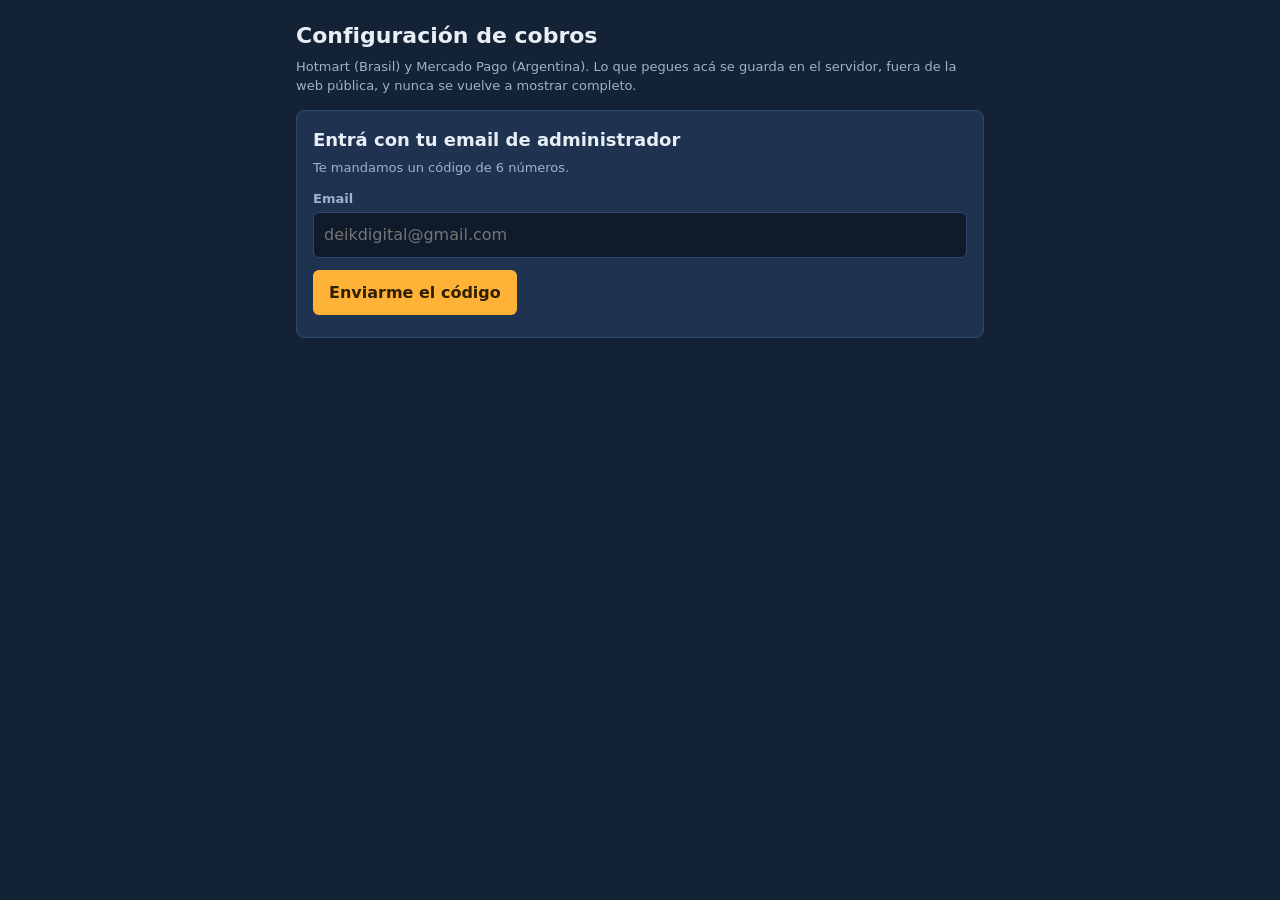
<file: admin/index.html>
<!DOCTYPE html>
<html lang="es">
<head>
<meta charset="utf-8">
<meta name="viewport" content="width=device-width,initial-scale=1">
<meta name="robots" content="noindex,nofollow">
<title>Configuración de cobros · Aviso Sul / Alerta Sur</title>
<style>
  :root{--bg:#142235;--card:#1F3350;--line:#2E4A6B;--txt:#e8eef5;--mut:#9fb2c7;--amber:#FFB238;--ok:#3ddc84;--err:#ff6b5e}
  *{box-sizing:border-box}body{margin:0;background:var(--bg);color:var(--txt);font:16px/1.45 system-ui,-apple-system,"Segoe UI",sans-serif}
  main{max-width:720px;margin:0 auto;padding:20px 16px 60px}h1{font-size:22px;margin:0 0 4px}h2{font-size:18px;margin:0 0 6px}p{margin:6px 0}
  .card{background:var(--card);border:1px solid var(--line);border-radius:8px;padding:16px;margin:14px 0}
  label{display:block;font-size:13px;font-weight:700;margin:12px 0 4px;color:var(--mut)}
  input{width:100%;font:inherit;font-size:16px;padding:10px;border-radius:6px;border:1px solid var(--line);background:#0f1b2b;color:var(--txt)}
  button{font:inherit;font-weight:700;padding:11px 16px;border:0;border-radius:6px;background:var(--amber);color:#2e2000;cursor:pointer;margin-top:12px}
  button.sec{background:transparent;border:1px solid var(--line);color:var(--txt)}
  small,.mut{color:var(--mut);font-size:13px}.ok{color:var(--ok)}.err{color:var(--err)}
  ol{padding-left:20px;margin:6px 0}li{margin:4px 0}code{background:#0f1b2b;padding:1px 5px;border-radius:4px;font-size:13px;word-break:break-all}
  .est{display:inline-block;font-size:12px;font-weight:800;padding:2px 8px;border-radius:4px;margin-left:6px}.est.si{background:var(--ok);color:#05351c}.est.no{background:#5a2a2a;color:#ffd0cc}
  .pz input,.pz select{width:auto;font-size:14px;padding:6px}.pz td{vertical-align:middle}.pz .n{width:90px}.pz .f{width:140px}.pz .t{width:170px}.pz .l{width:330px}.pz{overflow-x:auto}
  table{width:100%;border-collapse:collapse;font-size:13px}td{padding:4px 6px;border-top:1px solid var(--line)}
  [hidden]{display:none!important}
</style>
</head>
<body>
<main>
  <h1>Configuración de cobros</h1>
  <p class="mut">Hotmart (Brasil) y Mercado Pago (Argentina). Lo que pegues acá se guarda en el servidor, fuera de la web pública, y nunca se vuelve a mostrar completo.</p>

  <section class="card" id="login" hidden>
    <h2>Entrá con tu email de administrador</h2>
    <p class="mut">Te mandamos un código de 6 números.</p>
    <label for="em">Email</label><input id="em" type="email" autocomplete="email" placeholder="deikdigital@gmail.com">
    <button id="bCod">Enviarme el código</button>
    <div id="pCod" hidden><label for="cod">Código</label><input id="cod" inputmode="numeric" maxlength="6"><button id="bVer">Entrar</button></div>
    <p id="lSt" class="mut"></p>
  </section>

  <div id="panel" hidden>
    <p class="mut">Sesión: <b id="quien"></b> · <a href="#" id="salir" style="color:var(--amber)">salir</a></p>

    <section class="card" id="secPrecios">
      <h2>Precios y ofertas</h2>
      <p class="mut">Un solo lugar para todos los precios. Los máximos son los de lista; todo lo demás es un % de descuento entero. El "piso" es el descuento máximo: nunca se cobra menos. La oferta relámpago vale solo en la ciudad con aviso oficial vigente o con varios vecinos reportando cerca. En Brasil cada precio necesita su oferta en Hotmart: si un % no tiene oferta cargada, se usa la del precio mínimo.</p>
      <div class="pz">
      <h3 style="font-size:15px">Precios máximos</h3>
      <table><tr><td></td><td>Mensual</td><td>Temporada</td><td>Anual</td></tr>
        <tr><td>Argentina ($)</td><td><input class="n" id="pxAm"></td><td><input class="n" id="pxAt"></td><td><input class="n" id="pxAa"></td></tr>
        <tr><td>Brasil (R$)</td><td><input class="n" id="pxBm"></td><td><input class="n" id="pxBt"></td><td><input class="n" id="pxBa"></td></tr></table>
      <p>Descuento máximo (piso): <input class="n" id="pxPiso"> %</p>
      <h3 style="font-size:15px">Oferta relámpago (solo donde hay temporal)</h3>
      <p><label><input type="checkbox" id="pxRa" style="width:auto"> activa</label> · <input class="n" id="pxRd"> % · radio <input class="n" id="pxRr"> km · últimas <input class="n" id="pxRh"> h · mínimo <input class="n" id="pxRv"> vecinos</p>
      <h3 style="font-size:15px">Campañas de temporada (valen para todos)</h3>
      <table id="pxCamp"></table><button type="button" id="pxCampAdd">+ Campaña</button>
      <h3 style="font-size:15px">Ofertas de Hotmart (Brasil) por % de descuento</h3>
      <table id="pxOf"></table><button type="button" id="pxOfAdd">+ Oferta</button>
      <h3 style="font-size:15px">Así se ve hoy (sin relámpago)</h3><table id="pxHoy"></table>
      </div>
      <button id="gPx">Guardar precios</button> <p id="pxSt" class="mut"></p>
    </section>
    <section class="card">
      <h2>Medición de la campaña</h2>
      <p class="mut">Píxel de Meta: lo crea Deik en Meta Business → Administrador de eventos. El ID es público (son solo números). Con el Píxel, Meta sabe quién se registró, inició el pago o compró, y optimiza los anuncios.</p>
      <label for="pxId">ID del Píxel <span id="pxIdV" class="mut"></span></label><input id="pxId" inputmode="numeric" placeholder="1234567890123456">
      <button id="gPix">Guardar Píxel</button> <p id="pixSt" class="mut"></p>
      <h3 style="font-size:15px">API de conversiones (aviso desde el servidor) <span class="est" id="eCapi"></span></h3>
      <p class="mut">Hace que Meta reciba los registros y pagos aunque el navegador bloquee el Píxel. Token: Administrador de eventos → tu Píxel → Configuración → API de conversiones → <b>Generar token de acceso</b>. Si no pegás nada, usa el token de "Anuncios que se prenden con temporal". Tocá el botón: manda un evento de prueba. El código de prueba es opcional (pestaña "Probar eventos").</p>
      <label for="capiTk">Token de acceso <span id="capiTkV" class="mut"></span></label><input id="capiTk" type="password" autocomplete="off" placeholder="EAA…">
      <label for="capiTc">Código de prueba (opcional)</label><input id="capiTc" autocomplete="off" placeholder="TEST12345">
      <button id="gCapi">Guardar y probar</button> <p id="capiSt" class="mut"></p>
      <pre id="capiLog" class="mut" style="white-space:pre-wrap;font-size:12px"></pre>
      <h3 style="font-size:15px">Embudo de los últimos 14 días (dispositivos por día · AR / BR)</h3><div style="overflow-x:auto"><table id="tEmb"></table></div>
    </section>
    <section class="card">
      <h2>Anuncios que se prenden con temporal <span class="est" id="eMa"></span></h2>
      <p class="mut">Cada 10 minutos se revisan los avisos oficiales (INMET en Brasil, SMN en Argentina). Si hay granizo, lluvia, viento o tormenta en una ciudad, el conjunto de anuncios de ese país se prende solo ahí (radio en km) y se pausa cuando el aviso vence. Brasil: avisos naranja o rojo. Argentina: amarillo o más. El token lo pegás vos: se guarda en el servidor y no se vuelve a mostrar.</p>
      <label for="maTok">Token del usuario del sistema avisosul-bot <span id="maTokV" class="mut"></span></label><input id="maTok" type="password" autocomplete="off" placeholder="vacío = conservar el guardado">
      <label for="maBr">ID del conjunto de anuncios de Brasil</label><input id="maBr" inputmode="numeric">
      <label for="maAr">ID del conjunto de anuncios de Argentina (Córdoba)</label><input id="maAr" inputmode="numeric">
      <label for="maHa">Se apaga todo el día</label><input id="maHa" type="date">
      <label for="maRa">Radio alrededor de cada ciudad (km)</label><input id="maRa" inputmode="numeric">
      <p><label><input type="checkbox" id="maPr" style="width:auto"> Modo prueba (no toca Meta: solo anota qué haría)</label></p>
      <button id="gMa">Guardar</button> <button id="pMa" type="button">Probar conexión con Meta</button> <p id="maSt" class="mut"></p>
      <h3 style="font-size:15px">Ahora mismo</h3><div id="maPlan" class="mut"></div>
      <h3 style="font-size:15px">Últimos movimientos</h3><table id="maLog"></table>
    </section>
    <section class="card">
      <h2>WhatsApp (avisos Premium) <span class="est" id="eWa"></span></h2>
      <p class="mut">Los datos salen de Meta → WhatsApp → Configuración de la API. El token y la clave secreta los pegás vos (se guardan en el servidor y no se vuelven a mostrar completos). En la configuración del webhook de Meta usá la URL <code>https://avisosul.com/api/whatsapp_webhook.php</code> y este token de verificación: <code id="waVt"></code></p>
      <label for="waPid">Identificador del número de teléfono (phone number ID)</label><input id="waPid" inputmode="numeric">
      <label for="waNum">Número de WhatsApp de Aviso Sul (con código de país, solo números)</label><input id="waNum" inputmode="numeric" placeholder="549351…">
      <label for="waPl">Nombre de la plantilla aprobada</label><input id="waPl" placeholder="aviso_clima">
      <label for="waTok">Token de acceso permanente <span id="waTokV" class="mut"></span></label><input id="waTok" type="password" autocomplete="off" placeholder="vacío = conservar el guardado">
      <label for="waSec">Clave secreta de la app (app secret) <span id="waSecV" class="mut"></span></label><input id="waSec" type="password" autocomplete="off" placeholder="vacío = conservar la guardada">
      <p><label><input type="checkbox" id="waAct" style="width:auto"> Encender el envío de avisos por WhatsApp</label></p>
      <button id="gWa">Guardar WhatsApp</button> <p id="waSt" class="mut"></p>
      <p><b>Prueba real</b>: manda un aviso de prueba a tu WhatsApp (cuesta como un aviso). Número con código de país, ej. 5493511234567.</p>
      <input id="waPrTel" placeholder="5493511234567"> <button id="waPr">Mandar prueba</button> <button id="waEs">Ver estado de entrega</button> <p id="waPrSt" class="mut"></p><pre id="waEsSt" class="mut" style="white-space:pre-wrap"></pre>
    </section>
    <section class="card">
      <h2>Regalar Premium</h2>
      <p class="mut">Para testers y socios. Si el email ya tiene Premium, se suman los días. Con 0 días se quita un regalo. La persona entra en la app con ese email (código por mail o Google) y lo ve activo.</p>
      <label for="rgEm">Email</label><input id="rgEm" type="email" placeholder="nombre@gmail.com">
      <label for="rgDias">Días</label><input id="rgDias" type="number" value="365" min="0" max="3650">
      <label for="rgNota">Nota (opcional)</label><input id="rgNota" placeholder="tester alfa">
      <button id="gRg">Regalar Premium</button> <p id="rgSt" class="mut"></p>
      <div id="rgLista" class="mut"></div>
    </section>
    <section class="card">
      <h2>Cuenta para la revisión de Google Play</h2>
      <p class="mut">Crea una cuenta Premium de prueba (revisao@avisosul.com) con un código fijo, para cargarla en Play Console → Datos de inicio de sesión. Si la volvés a generar, el código cambia.</p>
      <button id="gRev">Generar cuenta de revisión</button> <p id="revSt" class="mut"></p>
    </section>
    <section class="card">
      <h2>Mails (código de verificación) <span class="est" id="eSm"></span></h2>
      <p class="mut">Para que el código no caiga en spam, sale por el buzón contato@avisosul.com. Escribí acá la contraseña de ese buzón (la de Hostinger → Correos). Se guarda en el servidor y no se vuelve a mostrar. El botón también te manda un mail de prueba.</p>
      <label for="smPw">Contraseña del buzón contato@avisosul.com</label><input id="smPw" type="password" autocomplete="off" placeholder="vacío = conservar la guardada">
      <button id="gSm">Guardar y mandarme un mail de prueba</button> <p id="smSt" class="mut"></p>
    </section>
    <section class="card">
      <h2>Notificaciones push</h2>
      <p class="mut">Los avisos oficiales llegan al celular aunque la app esté cerrada. Para probar: abrí la app en tu celular con tu cuenta (deikdigital@gmail.com), aceptá las notificaciones, cerrala y tocá el botón.</p>
      <button id="gPush">Enviarme una notificación de prueba</button> <p id="pushSt" class="mut"></p>
    </section>
    <section class="card">
      <h2>Ingreso con Google <span class="est" id="eGo"></span></h2>
      <p class="mut">Con esto la app muestra solo "Registrarse con Google". El Client ID es público (no es una contraseña). Sale de Google Cloud → APIs y servicios → Credenciales → ID de cliente de OAuth (aplicación web), con el origen <code>https://avisosul.com</code>.</p>
      <label for="gCid">Client ID <span id="gCidV" class="mut"></span></label><input id="gCid" autocomplete="off" placeholder="123456789-abc.apps.googleusercontent.com">
      <button id="gGo">Guardar Google</button> <p id="gSt" class="mut"></p>
    </section>
    <section class="card">
      <h2>Brasil · Hotmart <span class="est" id="eHm"></span></h2>
      <ol class="mut">
        <li>En Hotmart, creá la suscripción "Aviso Sul Premium" con los planes Mensal (R$ 14,90) y Anual (R$ 89,90), y el producto de pago único "Passe da Temporada" (R$ 44,90). Garantía de 7 días.</li>
        <li>En cada producto, poné como página de agradecimiento <code>https://avisosul.com/app/?pago=ok</code></li>
        <li>En Ferramentas → Webhook → Cadastrar, cargá la URL <code>https://avisosul.com/api/hotmart.php</code>, versión 2.0, con todos los eventos de compra y de suscripción.</li>
        <li>En Webhook → Autenticação, copiá el <b>Hottok</b> y pegalo abajo.</li>
        <li>En cada producto → Ofertas, copiá el enlace de pago de cada oferta (lleva <code>?off=</code>) y pegalo en su plan.</li>
        <li>Guardá y después tocá "Enviar teste" en el Webhook de Hotmart: el aviso tiene que aparecer en "Últimos avisos".</li>
      </ol>
      <label for="hHot">Hottok <span id="hHotV" class="mut"></span></label><input id="hHot" autocomplete="off" placeholder="Dejalo vacío para conservar el guardado">
      <label for="hM">Enlace de pago · Mensal</label><input id="hM" placeholder="https://pay.hotmart.com/XXXX?off=xxxx">
      <label for="hT">Enlace de pago · Passe da Temporada</label><input id="hT" placeholder="https://pay.hotmart.com/YYYY?off=yyyy">
      <label for="hA">Enlace de pago · Anual</label><input id="hA" placeholder="https://pay.hotmart.com/XXXX?off=zzzz">
      <div id="sinPlan" hidden></div>
      <button id="gHm">Guardar Hotmart</button> <p id="hSt" class="mut"></p>
      <h2 style="margin-top:16px;font-size:15px">Últimos avisos de Hotmart</h2><table id="tHm"></table>
    </section>

    <section class="card">
      <h2>Argentina · Mercado Pago <span class="est" id="eMp"></span></h2>
      <ol class="mut">
        <li>Entrá a <a href="https://www.mercadopago.com.ar/developers/panel/app" target="_blank" rel="noopener" style="color:var(--amber)">Mercado Pago Developers</a> con la cuenta que va a cobrar y creá la aplicación "Alerta Sur" (Checkout Pro / pagos online).</li>
        <li>En Credenciales de producción, completá los datos que pida y copiá el <b>Access Token</b> (empieza con <code>APP_USR-</code>).</li>
        <li>Opcional, recomendado: en Webhooks, cargá <code>https://avisosul.com/api/mercadopago.php?hook=1</code> con el evento Pagos y copiá la <b>clave secreta</b>.</li>
        <li>Pegá todo abajo y guardá: comprobamos el token con Mercado Pago antes de guardarlo.</li>
      </ol>
      <label for="mAt">Access Token de producción <span id="mAtV" class="mut"></span></label><input id="mAt" autocomplete="off" placeholder="APP_USR-…  (vacío = conservar el guardado)">
      <label for="mWs">Clave secreta de Webhooks (opcional) <span id="mWsV" class="mut"></span></label><input id="mWs" autocomplete="off" placeholder="vacío = conservar la guardada">
      <button id="gMp">Verificar y guardar Mercado Pago</button> <p id="mSt" class="mut"></p>
      <h2 style="margin-top:16px;font-size:15px">Últimos pagos de Mercado Pago</h2><table id="tMp"></table>
    </section>
    <p class="mut">Los precios se manejan arriba, en "Precios y ofertas". Mercado Pago cobra lo que diga esa sección; en Hotmart cada % de descuento necesita su oferta creada y cargada ahí.</p>
  </div>
</main>
<script>
(function(){
  var K='avisosul-cuenta',tok=null;try{tok=localStorage.getItem(K)}catch(e){}
  var $=function(id){return document.getElementById(id)};
  function api(u,b){return fetch(u,{method:'POST',headers:{'Content-Type':'application/json'},body:JSON.stringify(b)}).then(function(r){return r.json().then(function(j){j._s=r.status;return j})})}
  function fecha(t){var d=new Date(t*1000);return d.toLocaleDateString('es-AR')+' '+d.toLocaleTimeString('es-AR',{hour:'2-digit',minute:'2-digit'})}
  var ERR={no_admin:'Ese email no es administrador.',falta_hottok:'Falta el Hottok.',token_invalido:'Mercado Pago rechazó el token: revisá que sea el de producción.',formato_token:'El token tiene que empezar con APP_USR-.',falta_token:'Falta el Access Token.',url_mensal:'El enlace Mensal no es de Hotmart.',url_temporada:'El enlace de Temporada no es de Hotmart.',url_anual:'El enlace Anual no es de Hotmart.'};
  function login(){$('login').hidden=false;$('panel').hidden=true}
  function estado(){api('/api/admin.php',{acao:'estado',token:tok}).then(function(j){
    if(!j.ok){if(j.error==='no_admin'){$('lSt').textContent='Tu sesión no es de administrador. Entrá con el email de administrador.'}login();return}
    $('login').hidden=true;$('panel').hidden=false;$('quien').textContent=j.admin;rgLista();maCargar();
    var h=j.hotmart,m=j.mp,hOk=!!(h.hottok&&h.checkout&&Object.keys(h.checkout).length),mOk=!!m.access_token;
    $('eHm').textContent=hOk?'configurado':'pendiente';$('eHm').className='est '+(hOk?'si':'no');
    $('eMp').textContent=mOk?'configurado':'pendiente';$('eMp').className='est '+(mOk?'si':'no');
    if(j.precios)pxPintar(j.precios,j.precios_hoy);
    if(j.whatsapp){var w=j.whatsapp;$('eWa').textContent=w.activo?'encendido':'apagado';$('eWa').className='est '+(w.activo?'si':'no');$('waVt').textContent=w.verify_token;$('waPid').value=w.phone_number_id;$('waNum').value=w.numero_publico;$('waPl').value=w.plantilla;$('waTokV').textContent=w.token?'(guardado '+w.token+')':'';$('waSecV').textContent=w.app_secret?'(guardada '+w.app_secret+')':'';$('waAct').checked=w.activo}
    $('eSm').textContent=j.smtp?'buzón conectado':'pendiente';$('eSm').className='est '+(j.smtp?'si':'no');
    $('pxIdV').textContent=j.pixel?'(guardado '+j.pixel+')':'(sin cargar)';
    (function(c){var on=!!(c&&c.token);$('eCapi').textContent=on?'conectada':'pendiente';$('eCapi').className='est '+(on?'si':'no');$('capiTkV').textContent=on?'(guardado '+c.token+')':'';
      $('capiLog').textContent=(c&&c.log||[]).slice().reverse().map(function(x){return x.t.slice(5,16).replace('T',' ')+'  '+x.ev+'  '+(x.ok?'✓ ':'✗ ')+x.det}).join('\n')})(j.capi);
    (function(E){var P=['visita','registro','premium_ver','pago_inicio','compra','push_ok'],N={visita:'Visitas',registro:'Registros',premium_ver:'Vieron Premium',pago_inicio:'Iniciaron pago',compra:'Compras',push_ok:'Activaron avisos'},d=Object.keys(E||{}).sort().reverse();
      $('tEmb').innerHTML=d.length?'<tr><td>Día</td>'+P.map(function(k){return '<td>'+N[k]+'</td>'}).join('')+'</tr>'+d.map(function(x){return '<tr><td>'+x.slice(5).split('-').reverse().join('/')+'</td>'+P.map(function(k){var v=(E[x][k]||{});return '<td>'+(v.ar||0)+' / '+(v.br||0)+'</td>'}).join('')+'</tr>'}).join(''):'<tr><td>Todavía sin datos.</td></tr>'})(j.embudo);
    var gOk=!!j.google;$('eGo').textContent=gOk?'activo':'pendiente';$('eGo').className='est '+(gOk?'si':'no');$('gCidV').textContent=gOk?'(guardado '+j.google+')':'';
    $('hHotV').textContent=h.hottok?'(guardado '+h.hottok+')':'';$('mAtV').textContent=m.access_token?'(guardado '+m.access_token+(m.cuenta?' · '+m.cuenta:'')+')':'';$('mWsV').textContent=m.webhook_secret?'(guardada '+m.webhook_secret+')':'';
    var c=h.checkout||{};$('hM').value=c.mensal||'';$('hT').value=c.temporada||'';$('hA').value=c.anual||'';
    var s=$('sinPlan');if(j.ofertas_sin_plan&&j.ofertas_sin_plan.length){s.hidden=false;s.innerHTML='<label>Ofertas que llegaron en avisos y no tienen plan: elegí cuál es</label>'+j.ofertas_sin_plan.map(function(o){return'<p><code>'+o+'</code> <select data-o="'+o+'" style="font-size:16px"><option value="">—</option><option value="mensal">Mensal</option><option value="temporada">Temporada</option><option value="anual">Anual</option></select></p>'}).join('')}else s.hidden=true;
    $('tHm').innerHTML=(j.eventos_hotmart||[]).reverse().map(function(x){return'<tr><td>'+fecha(x.t)+'</td><td>'+x.ev+'</td><td>off '+(x.off||'—')+'</td><td>'+(x.email||'')+'</td></tr>'}).join('')||'<tr><td class="mut">Todavía no llegó ningún aviso.</td></tr>';
    $('tMp').innerHTML=(j.eventos_mp||[]).reverse().map(function(x){return'<tr><td>'+fecha(x.t)+'</td><td>'+x.estado+'</td><td>'+x.plan+'</td><td>$ '+(x.monto||'')+'</td></tr>'}).join('')||'<tr><td class="mut">Todavía no llegó ningún pago.</td></tr>';
  }).catch(function(){$('lSt').textContent='Sin conexión.';login()})}
  $('bCod').onclick=function(){var em=$('em').value.trim();if(!em)return;$('lSt').textContent='Enviando…';
    api('/api/cuenta.php',{acao:'codigo',email:em}).then(function(j){$('lSt').textContent=j.ok?'Listo: revisá tu correo (y la carpeta de spam).':'No se pudo enviar el código ('+(j.error||j._s)+').';if(j.ok)$('pCod').hidden=false})};
  $('bVer').onclick=function(){api('/api/cuenta.php',{acao:'verificar',email:$('em').value.trim(),codigo:$('cod').value.trim()}).then(function(j){
    if(!j.ok){$('lSt').textContent='Código incorrecto o vencido.';return}tok=j.token;try{localStorage.setItem(K,tok);localStorage.setItem('avisosul-cuentaEmail',j.email)}catch(e){}estado()})};
  $('salir').onclick=function(e){e.preventDefault();try{localStorage.removeItem(K)}catch(x){}tok=null;login()};
  $('gHm').onclick=function(){var ex={};document.querySelectorAll('#sinPlan select').forEach(function(s){if(s.value)ex[s.dataset.o]=s.value});$('hSt').textContent='Guardando…';
    api('/api/admin.php',{acao:'hotmart',token:tok,hottok:$('hHot').value.trim(),checkout:{mensal:$('hM').value.trim(),temporada:$('hT').value.trim(),anual:$('hA').value.trim()},extra:ex}).then(function(j){
      $('hSt').innerHTML=j.ok?'<span class="ok">Guardado. Códigos reconocidos: '+Object.keys(j.planes||{}).join(', ')+'</span>':'<span class="err">'+(ERR[j.error]||'No se pudo guardar.')+'</span>';if(j.ok){$('hHot').value='';estado()}})};
  $('gMp').onclick=function(){$('mSt').textContent='Verificando con Mercado Pago…';
    api('/api/admin.php',{acao:'mp',token:tok,access_token:$('mAt').value.trim(),webhook_secret:$('mWs').value.trim()}).then(function(j){
      $('mSt').innerHTML=j.ok?'<span class="ok">Guardado. Cuenta: '+(j.cuenta||'')+'</span>':'<span class="err">'+(ERR[j.error]||'No se pudo guardar.')+'</span>';if(j.ok){$('mAt').value='';$('mWs').value='';estado()}})};
  $('gGo').onclick=function(){$('gSt').textContent='Guardando…';
    api('/api/admin.php',{acao:'google',token:tok,client_id:$('gCid').value.trim()}).then(function(j){
      $('gSt').innerHTML=j.ok?'<span class="ok">Guardado. La app ya muestra el botón de Google.</span>':'<span class="err">'+(j.error==='formato_google'?'Ese no parece un Client ID de Google (termina en .apps.googleusercontent.com).':'No se pudo guardar.')+'</span>';if(j.ok){$('gCid').value='';estado()}})};
  $('gPush').onclick=function(){$('pushSt').textContent='Enviando…';api('/api/push.php',{acao:'prueba',token:tok}).then(function(j){
    $('pushSt').innerHTML=j.ok?(j.dispositivos?'<span class="ok">Enviada a '+j.enviadas+' de '+j.dispositivos+' dispositivos tuyos ('+(j.tipos||[]).join(', ')+').</span>':'<span class="err">Todavía no hay ningún dispositivo tuyo suscripto: abrí la app con tu cuenta y aceptá las notificaciones.</span>'):'<span class="err">No se pudo enviar.</span>'})};
  $('waEs').onclick=function(ev){$('waEsSt').textContent='Consultando…';api('/api/admin.php',{acao:'wa_estado',token:tok,suscribir:ev&&ev.shiftKey?1:0}).then(function(j){var n=j.numero||{},t='Número: '+(n.error?('error: '+n.error):[n.display_phone_number,n.verified_name,'estado '+n.status,'nombre '+n.name_status,'calidad '+n.quality_rating,'modo '+n.account_mode,n.messaging_limit_tier].join(' · '))+'\n'+'Apps conectadas a la cuenta de WhatsApp: '+(j.apps||'ninguna')+'\n';(j.estados||[]).forEach(function(e){t+=new Date(e.t*1000).toLocaleString()+' · …'+e.para+' · '+e.estado+(e.error?' · '+e.error:'')+'\n'});if(!(j.estados||[]).length)t+='Sin estados de entrega todavía.\n';(j.hits||[]).forEach(function(h){t+='Webhook '+new Date(h.t*1000).toLocaleString()+' · '+h.r+'\n'});if(!(j.hits||[]).length)t+='Meta todavía no llamó al webhook.';$('waEsSt').textContent=t})};
  $('waPr').onclick=function(){$('waPrSt').textContent='Enviando…';api('/api/admin.php',{acao:'wa_prueba',token:tok,tel:$('waPrTel').value}).then(function(j){$('waPrSt').textContent=j.ok?'Enviado ✓ (id '+j.id+'). Mirá tu WhatsApp.':'No salió: '+(j.error||('HTTP '+j.http))})};
  $('gWa').onclick=function(){$('waSt').textContent='Guardando…';api('/api/admin.php',{acao:'whatsapp',token:tok,phone_number_id:$('waPid').value,numero_publico:$('waNum').value,plantilla:$('waPl').value,wa_token:$('waTok').value,app_secret:$('waSec').value,activo:$('waAct').checked}).then(function(j){$('waTok').value='';$('waSec').value='';
    var e={phone_number_id:'Revisá el identificador del número.',numero_publico:'Revisá el número (solo dígitos, con código de país).',plantilla:'El nombre de la plantilla va en minúsculas, sin espacios.'};
    $('waSt').innerHTML=j.ok?'<span class="ok">Guardado'+(j.activo?': envío encendido.':'. El envío queda apagado hasta tener token, número y la casilla marcada.')+(j.phone_number_id?' Número: '+j.numero_publico+' (id '+j.phone_number_id+').':'')+(j.error_api?' Meta: '+j.error_api:'')+'</span>':'<span class="err">'+(e[j.error]||'No se pudo guardar.')+'</span>';estado()})};
  function rgLista(){api('/api/admin.php',{acao:'regalos',token:tok}).then(function(j){if(!j.ok)return;$('rgLista').innerHTML=j.lista.length?'<table>'+j.lista.map(function(x){return '<tr><td>'+x.email+'</td><td>hasta '+new Date(x.hasta*1000).toLocaleDateString('es-AR')+'</td><td>'+(x.nota||'')+'</td></tr>'}).join('')+'</table>':'Sin regalos todavía.'})}
  $('gRg').onclick=function(){$('rgSt').textContent='Guardando…';api('/api/admin.php',{acao:'regalar',token:tok,email:$('rgEm').value.trim(),dias:+$('rgDias').value,nota:$('rgNota').value.trim()}).then(function(j){$('rgSt').innerHTML=j.ok?'<span class="ok">Listo: '+j.email+(j.hasta?' tiene Premium hasta el '+new Date(j.hasta*1000).toLocaleDateString('es-AR'):' sin regalo')+'.</span>':'<span class="err">Revisá el email y los días.</span>';if(j.ok){$('rgEm').value='';rgLista()}})};
  $('gRev').onclick=function(){$('revSt').textContent='Generando…';api('/api/admin.php',{acao:'revisor',token:tok}).then(function(j){$('revSt').innerHTML=j.ok?'<span class="ok">Usuario: <code>'+j.email+'</code> · Código: <code>'+j.codigo+'</code></span><br>Instrucciones para Google: "Toque em Entrar, escreva o e-mail e toque em Receber código. Use o código fixo acima (não chega e-mail). A conta já é Premium."':'<span class="err">No se pudo generar.</span>'})};
  $('gSm').onclick=function(){$('smSt').textContent='Enviando…';api('/api/admin.php',{acao:'smtp',token:tok,pass:$('smPw').value}).then(function(j){$('smPw').value='';$('smSt').innerHTML=j.ok?'<span class="ok">Mail de prueba enviado a tu email. Fijate que llegue a la bandeja de entrada.</span>':'<span class="err">No se pudo enviar. Revisá la contraseña.</span>';estado()})};
  function maPintar(j){if(!j||!j.ok)return;$('eMa').textContent=j.prueba?'modo prueba':(j.token?'encendido':'pendiente');$('eMa').className='est '+(!j.prueba&&j.token?'si':'no');
    $('maTokV').textContent=j.token?'(guardado '+j.token+')':'(sin cargar)';$('maBr').value=j.adset_br||'';$('maAr').value=j.adset_ar||'';$('maHa').value=j.hasta||'';$('maRa').value=j.radio_km||40;$('maPr').checked=!!j.prueba;
    var P=j.plan||{};$('maPlan').innerHTML=['br','ar'].map(function(p){var x=P[p]||{};return '<p><b>'+(p==='br'?'Brasil':'Argentina')+':</b> '+(x.activo?'prendido en '+x.ciudades.map(function(c){return c.nombre+' ('+c.aviso+')'}).join(', '):'pausado')+' · '+(x.motivo||'')+'</p>'}).join('');
    $('maLog').innerHTML=(j.log||[]).slice().reverse().map(function(x){return '<tr><td>'+new Date(x.t).toLocaleString('es-AR')+'</td><td>'+x.m.replace(/</g,'&lt;')+'</td></tr>'}).join('')||'<tr><td class="mut">Sin movimientos todavía.</td></tr>'}
  $('pMa').onclick=function(){$('maSt').textContent='Probando…';api('/api/admin.php',{acao:'metaads_probar',token:tok}).then(function(j){$('maSt').innerHTML=j.ok?'<span class="ok">Conectado como '+j.quien+(j.adset_br?' · Brasil: '+j.adset_br:'')+'</span>':'<span class="err">'+(j.error==='sin_token'?'Falta el token.':'Meta respondió: '+(j.detalle||'error'))+'</span>'})};
  function maCargar(){api('/api/admin.php',{acao:'metaads_ver',token:tok}).then(maPintar)}
  $('gMa').onclick=function(){$('maSt').textContent='Guardando…';api('/api/admin.php',{acao:'metaads',token:tok,token_meta:$('maTok').value.trim(),adset_br:$('maBr').value.trim(),adset_ar:$('maAr').value.trim(),hasta:$('maHa').value,radio_km:$('maRa').value,prueba:$('maPr').checked}).then(function(j){
    $('maSt').innerHTML=j.ok?'<span class="ok">Guardado.</span>':'<span class="err">'+(j.error==='meta'?'Meta rechazó el token: '+(j.detalle||''):'No se pudo guardar.')+'</span>';if(j.ok){$('maTok').value='';maPintar(j)}})};
  $('gCapi').onclick=function(){$('capiSt').textContent='Guardando y probando…';api('/api/admin.php',{acao:'capi',token:tok,token_capi:$('capiTk').value.trim(),test_code:$('capiTc').value.trim()}).then(function(j){$('capiTk').value='';
    $('capiSt').innerHTML=j.ok?'<span class="ok">Listo: Meta recibió el evento de prueba'+(j.prueba?' (miralo en "Probar eventos")':'')+'. Desde ahora la web avisa también desde el servidor.</span>':'<span class="err">'+(j.error==='sin_token'?'Falta pegar el token.':j.error==='sin_pixel'?'Primero guardá el ID del Píxel.':'Meta respondió: '+(j.detalle||'error'))+'</span>';estado()})};
  $('gPix').onclick=function(){$('pixSt').textContent='Guardando…';api('/api/admin.php',{acao:'pixel',token:tok,pixel:$('pxId').value.trim()}).then(function(j){$('pixSt').innerHTML=j.ok?'<span class="ok">Guardado. La web y la app ya cargan el Píxel.</span>':'<span class="err">'+(j.error==='formato_pixel'?'El ID del Píxel son solo números (15 o 16 dígitos).':'No se pudo guardar.')+'</span>';if(j.ok){$('pxId').value='';estado()}})};
  /* ---- precios ---- */
  var PLS=['mensal','temporada','anual'],PN={mensal:'Mensual',temporada:'Temporada',anual:'Anual'};
  function pxEsc(t){return String(t==null?'':t).replace(/[&<>"]/g,function(m){return{'&':'&amp;','<':'&lt;','>':'&gt;','"':'&quot;'}[m]})}
  function pxCampFila(c){var tr=document.createElement('tr');c=c||{activa:true};
    tr.innerHTML='<td><input class="t" data-k="es" placeholder="Nombre (es)" value="'+pxEsc(c.es)+'"><br><input class="t" data-k="pt" placeholder="Nome (pt)" value="'+pxEsc(c.pt)+'"></td><td><input class="n" data-k="descuento" value="'+pxEsc(c.descuento)+'"> %</td><td><input class="f" type="date" data-k="desde" value="'+pxEsc(c.desde)+'"><br><input class="f" type="date" data-k="hasta" value="'+pxEsc(c.hasta)+'"></td><td><label><input type="checkbox" data-k="activa" style="width:auto"'+(c.activa?' checked':'')+'> activa</label><input type="hidden" data-k="id" value="'+pxEsc(c.id)+'"></td><td><button type="button" class="x">Quitar</button></td>';
    tr.querySelector('.x').onclick=function(){tr.remove()};$('pxCamp').appendChild(tr)}
  function pxOfFila(d,p,o){var tr=document.createElement('tr');o=o||{};
    tr.innerHTML='<td><input class="n" data-k="d" value="'+pxEsc(d)+'"> %</td><td><select data-k="p">'+PLS.map(function(k){return '<option value="'+k+'"'+(k===p?' selected':'')+'>'+PN[k]+'</option>'}).join('')+'</select></td><td><input class="l" data-k="link" placeholder="https://pay.hotmart.com/…?off=…" value="'+pxEsc(o.link)+'"></td><td>R$ <input class="n" data-k="precio" value="'+pxEsc(o.precio)+'"></td><td><button type="button" class="x">Quitar</button></td>';
    tr.querySelector('.x').onclick=function(){tr.remove()};$('pxOf').appendChild(tr)}
  function pxHoy(h){if(!h)return;var c=h.campana;$('pxHoy').innerHTML='<tr><td colspan="4">'+(c?'Campaña vigente: <b>'+pxEsc(c.es)+'</b> ('+h.descuento+' %)':'Sin campaña: precios máximos')+'</td></tr>'+PLS.map(function(k){return '<tr><td>'+PN[k]+'</td><td>AR: '+h.ar[k].fprecio+(h.ar[k].desc?' (-'+h.ar[k].desc+' %)':'')+'</td><td>BR: '+h.br[k].fprecio+(h.br[k].desc?' (-'+h.br[k].desc+' %)':'')+'</td></tr>'}).join('')}
  function pxPintar(c,h){var M=c.maximos;$('pxAm').value=M.ar.mensal;$('pxAt').value=M.ar.temporada;$('pxAa').value=M.ar.anual;$('pxBm').value=M.br.mensal;$('pxBt').value=M.br.temporada;$('pxBa').value=M.br.anual;$('pxPiso').value=c.piso;
    var r=c.relampago||{};$('pxRa').checked=!!r.activa;$('pxRd').value=r.descuento;$('pxRr').value=r.radio_km;$('pxRh').value=r.horas;$('pxRv').value=r.min_vecinos;
    $('pxCamp').innerHTML='<tr><td>Nombre</td><td>Desc.</td><td>Desde / hasta</td><td></td><td></td></tr>';(c.campanas||[]).forEach(pxCampFila);
    $('pxOf').innerHTML='<tr><td>Desc.</td><td>Plan</td><td>Enlace de la oferta</td><td>Precio en Hotmart</td><td></td></tr>';var o=c.br_ofertas||{};Object.keys(o).forEach(function(d){PLS.forEach(function(p){if(o[d][p])pxOfFila(d,p,o[d][p])})});pxHoy(h)}
  $('pxCampAdd').onclick=function(){pxCampFila()};$('pxOfAdd').onclick=function(){pxOfFila('','mensal')};
  $('gPx').onclick=function(){var n=function(id){return $(id).value.replace(',','.')},c={maximos:{ar:{mensal:n('pxAm'),temporada:n('pxAt'),anual:n('pxAa')},br:{mensal:n('pxBm'),temporada:n('pxBt'),anual:n('pxBa')}},piso:n('pxPiso'),
      relampago:{activa:$('pxRa').checked,descuento:n('pxRd'),radio_km:n('pxRr'),horas:n('pxRh'),min_vecinos:n('pxRv')},campanas:[],br_ofertas:{}};
    $('pxCamp').querySelectorAll('tr').forEach(function(tr){if(!tr.querySelector('input'))return;var x={};tr.querySelectorAll('[data-k]').forEach(function(i){x[i.dataset.k]=i.type==='checkbox'?i.checked:i.value});c.campanas.push(x)});
    $('pxOf').querySelectorAll('tr').forEach(function(tr){if(!tr.querySelector('input'))return;var x={};tr.querySelectorAll('[data-k]').forEach(function(i){x[i.dataset.k]=i.value.replace(',','.')});if(!x.link)return;(c.br_ofertas[x.d]=c.br_ofertas[x.d]||{})[x.p]={link:x.link.trim(),precio:x.precio}});
    $('pxSt').textContent='Guardando…';
    api('/api/admin.php',{acao:'precios',token:tok,precios:c}).then(function(j){var e={piso:'El piso tiene que estar entre 0 y 90 %.',relampago:'Revisá la oferta relámpago (el % no puede superar el piso).',datos:'Faltan datos.'};
      $('pxSt').innerHTML=j.ok?'<span class="ok">Guardado. Ya rige en la web, la app y los cobros.</span>':'<span class="err">'+(e[j.error]||(/^campana_/.test(j.error)?'Revisá la campaña '+j.error.split('_')[1]+': nombre en es y pt, % entre 1 y el piso, fechas.':/^oferta_/.test(j.error)?'Revisá la oferta de Hotmart de '+j.error.split('_')[1]+' % ('+(PN[j.error.split('_')[2]]||'')+'): enlace con ?off= y precio.':/^maximo_/.test(j.error)?'Revisá los precios máximos.':'No se pudo guardar.'))+'</span>';if(j.ok)pxHoy(j.precios_hoy)})};
  if(tok)estado();else login();
})();
</script>
</body>
</html>
</file>
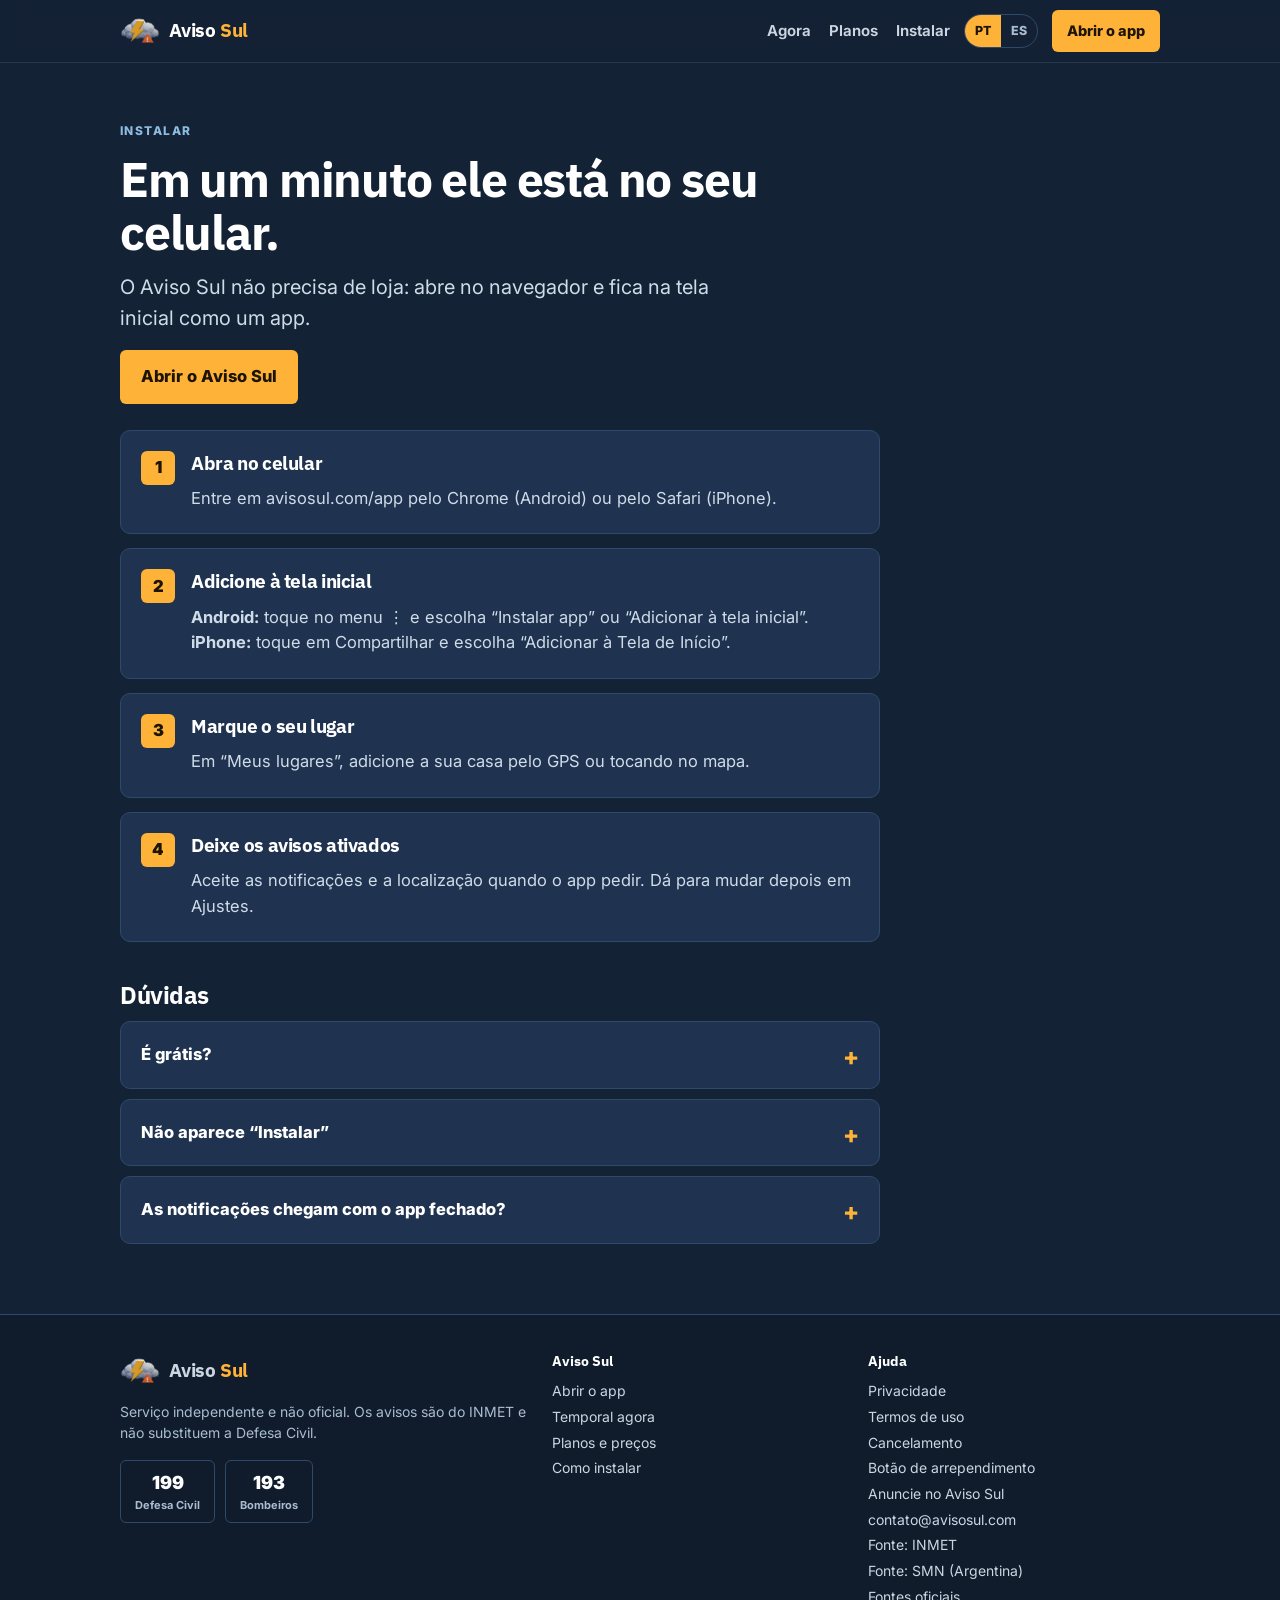
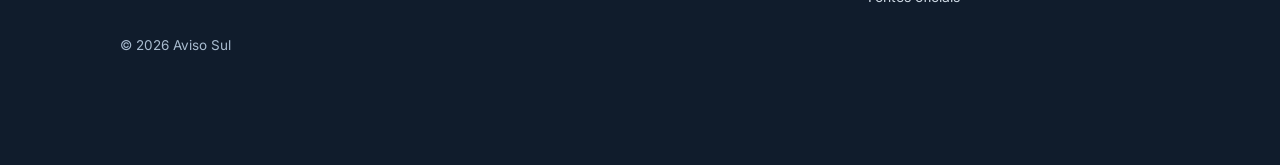
<file: instalar/index.html>
<!DOCTYPE html>
<html lang="pt-BR">
<head>
<meta charset="utf-8"><meta name="viewport" content="width=device-width, initial-scale=1, viewport-fit=cover">
<title>Como instalar o Aviso Sul no celular</title>
<meta name="description" content="Instale o Aviso Sul na tela inicial do Android ou do iPhone em um minuto. Sem loja; entra com o Google em um toque.">
<meta name="theme-color" content="#142235"><link rel="preconnect" href="https://fonts.googleapis.com"><link rel="stylesheet" href="https://fonts.googleapis.com/css2?family=IBM+Plex+Sans:wght@600;700&family=Inter:wght@400;600;700&display=swap"><link rel="icon" href="/favicon.ico" sizes="32x32"><link rel="icon" href="/icon-192.png" type="image/png"><link rel="stylesheet" href="/assets/site.css?v=30">
</head>
<body data-tit-es="Cómo instalar Aviso Sul en el celular">
<header class="top">
  <div class="wrap">
    <a class="marca" href="/"><img src="/assets/logo-nube-96.png?v=2" alt="" width="40" height="40"><span class="wm"><span class="nm-br">Aviso <em>Sul</em></span><span class="nm-ar">Alerta <em>Sur</em></span></span></a>
    <nav class="menu" aria-label="Menu">
      <a href="/#agora" data-es="Ahora">Agora</a>
      <a href="/planos/" data-es="Planes">Planos</a>
      <a href="/instalar/" data-es="Instalar">Instalar</a>
    </nav>
    <div class="idi" role="group" aria-label="Idioma"><button type="button" data-l="pt">PT</button><button type="button" data-l="es">ES</button></div>
    <a class="btn btn-sol btn-sm" href="/app/" data-es="Abrir la app">Abrir o app</a>
  </div>
</header>

<main class="pag">
  <div class="wrap">
    <div class="cab">
      <span class="kick" data-es="Instalar">Instalar</span>
      <h1 style="font-size:clamp(32px,5vw,48px)" data-es="En un minuto lo tenés en el celular.">Em um minuto ele está no seu celular.</h1>
      <p class="lead" data-es="Aviso Sul no necesita tienda: se abre en el navegador y queda en la pantalla de inicio como una app.">O Aviso Sul não precisa de loja: abre no navegador e fica na tela inicial como um app.</p>
      <div class="btns" style="display:flex;gap:12px;flex-wrap:wrap;margin-top:16px"><a class="btn btn-sol" href="/app/" data-es="Abrir Aviso Sul">Abrir o Aviso Sul</a></div>
    </div>
    <div class="pasos">
      <div class="card"><h3 data-es="Abrilo en el celular">Abra no celular</h3><p data-es="Entrá a avisosul.com/app desde Chrome (Android) o Safari (iPhone).">Entre em avisosul.com/app pelo Chrome (Android) ou pelo Safari (iPhone).</p></div>
      <div class="card"><h3 data-es="Agregalo a la pantalla de inicio">Adicione à tela inicial</h3><p data-es="<b>Android:</b> tocá el menú ⋮ y elegí «Instalar app» o «Agregar a la pantalla de inicio». <b>iPhone:</b> tocá Compartir y elegí «Agregar a inicio»."><b>Android:</b> toque no menu ⋮ e escolha “Instalar app” ou “Adicionar à tela inicial”. <b>iPhone:</b> toque em Compartilhar e escolha “Adicionar à Tela de Início”.</p></div>
      <div class="card"><h3 data-es="Marcá tu lugar">Marque o seu lugar</h3><p data-es="En «Mis lugares» agregá tu casa con el GPS o tocando el mapa.">Em “Meus lugares”, adicione a sua casa pelo GPS ou tocando no mapa.</p></div>
      <div class="card"><h3 data-es="Dejá activados los avisos">Deixe os avisos ativados</h3><p data-es="Aceptá las notificaciones y la ubicación cuando la app te las pida. Las podés cambiar después en Ajustes.">Aceite as notificações e a localização quando o app pedir. Dá para mudar depois em Ajustes.</p></div>
    </div>
    <div class="texto" style="margin-top:40px">
      <h2 data-es="Preguntas">Dúvidas</h2>
      <div class="faq" style="margin-top:12px">
        <details><summary data-es="¿Es gratis?">É grátis?</summary><p data-es="Sí. Lo básico es gratis para siempre. Premium es opcional.">Sim. O básico é grátis para sempre. O Premium é opcional.</p></details>
        <details><summary data-es="No me aparece «Instalar»">Não aparece “Instalar”</summary><p data-es="En Android, abrilo con Chrome. En iPhone, solo Safari permite agregarlo al inicio. Igual podés usarlo en el navegador sin instalar.">No Android, abra pelo Chrome. No iPhone, só o Safari permite adicionar à tela inicial. Mesmo assim, dá para usar no navegador sem instalar.</p></details>
        <details><summary data-es="¿Las notificaciones llegan con la app cerrada?">As notificações chegam com o app fechado?</summary><p data-es="Hoy los avisos aparecen mientras Aviso Sul está abierto o en segundo plano. Las notificaciones con la app cerrada están en camino.">Hoje os avisos aparecem enquanto o Aviso Sul está aberto ou em segundo plano. As notificações com o app fechado estão a caminho.</p></details>
      </div>
    </div>
  </div>
</main>
<footer class="pie">
  <div class="wrap">
    <div>
      <a class="marca" href="/" style="display:inline-flex;margin:0 0 10px"><img src="/assets/logo-nube-96.png?v=2" alt="" width="40" height="40"><span class="wm"><span class="nm-br">Aviso <em>Sul</em></span><span class="nm-ar">Alerta <em>Sur</em></span></span></a>
      <p data-es="Servicio independiente y no oficial. Los avisos son del INMET y no reemplazan a la Defensa Civil." data-ar="Servicio independiente y no oficial. Las alertas son del SMN y no reemplazan a Defensa Civil.">Serviço independente e não oficial. Os avisos são do INMET e não substituem a Defesa Civil.</p>
      <div class="emerg" data-solo="ar"><a href="tel:911">911<small>Emergencias</small></a><a href="tel:100">100<small>Bomberos</small></a><a href="tel:103">103<small>Defensa Civil</small></a></div>
      <div class="emerg" data-solo="br"><a href="tel:199">199<small data-es="Defensa Civil">Defesa Civil</small></a><a href="tel:193">193<small data-es="Bomberos">Bombeiros</small></a></div>
    </div>
    <div>
      <h4>Aviso Sul</h4>
      <a href="/app/" data-es="Abrir la app">Abrir o app</a>
      <a data-solo="br" href="/#agora" data-es="Temporal ahora">Temporal agora</a>
      <a href="/planos/" data-es="Planes y precios">Planos e preços</a>
      <a href="/instalar/" data-es="Cómo instalar">Como instalar</a>
    </div>
    <div>
      <h4 data-es="Ayuda">Ajuda</h4>
      <a href="/privacidade/" data-es="Privacidad">Privacidade</a>
      <a href="/termos/" data-es="Términos de uso">Termos de uso</a>
      <a href="/planos/#cancelar" data-es="Cancelación">Cancelamento</a>
      <a href="/planos/#arrependimento" data-es="Botón de arrepentimiento">Botão de arrependimento</a>
      <a href="/planos/#patrocinio" data-es="Anunciá en Aviso Sul">Anuncie no Aviso Sul</a>
      <a href="mailto:contato@avisosul.com">contato@avisosul.com</a>
      <a data-solo="br" href="https://portal.inmet.gov.br/" target="_blank" rel="noopener" data-es="Fuente: INMET">Fonte: INMET</a>
      <a href="https://www.smn.gob.ar/alertas" target="_blank" rel="noopener" data-es="Fuente: SMN (Argentina)">Fonte: SMN (Argentina)</a>
      <a href="/app.html#fontesOficiais" data-es="Fuentes oficiales">Fontes oficiais</a>
    </div>
  </div>
  <div class="wrap" style="display:block;margin-top:22px"><span class="small" data-solo="br">© 2026 Aviso Sul</span><span class="small nm-ar-fijo" data-solo="ar">© 2026 Alerta Sur</span></div>
</footer>

<script src="/assets/site.js?v=14"></script>
<script src="/assets/medir.js?v=2" defer></script>
</body>
</html>
</file>
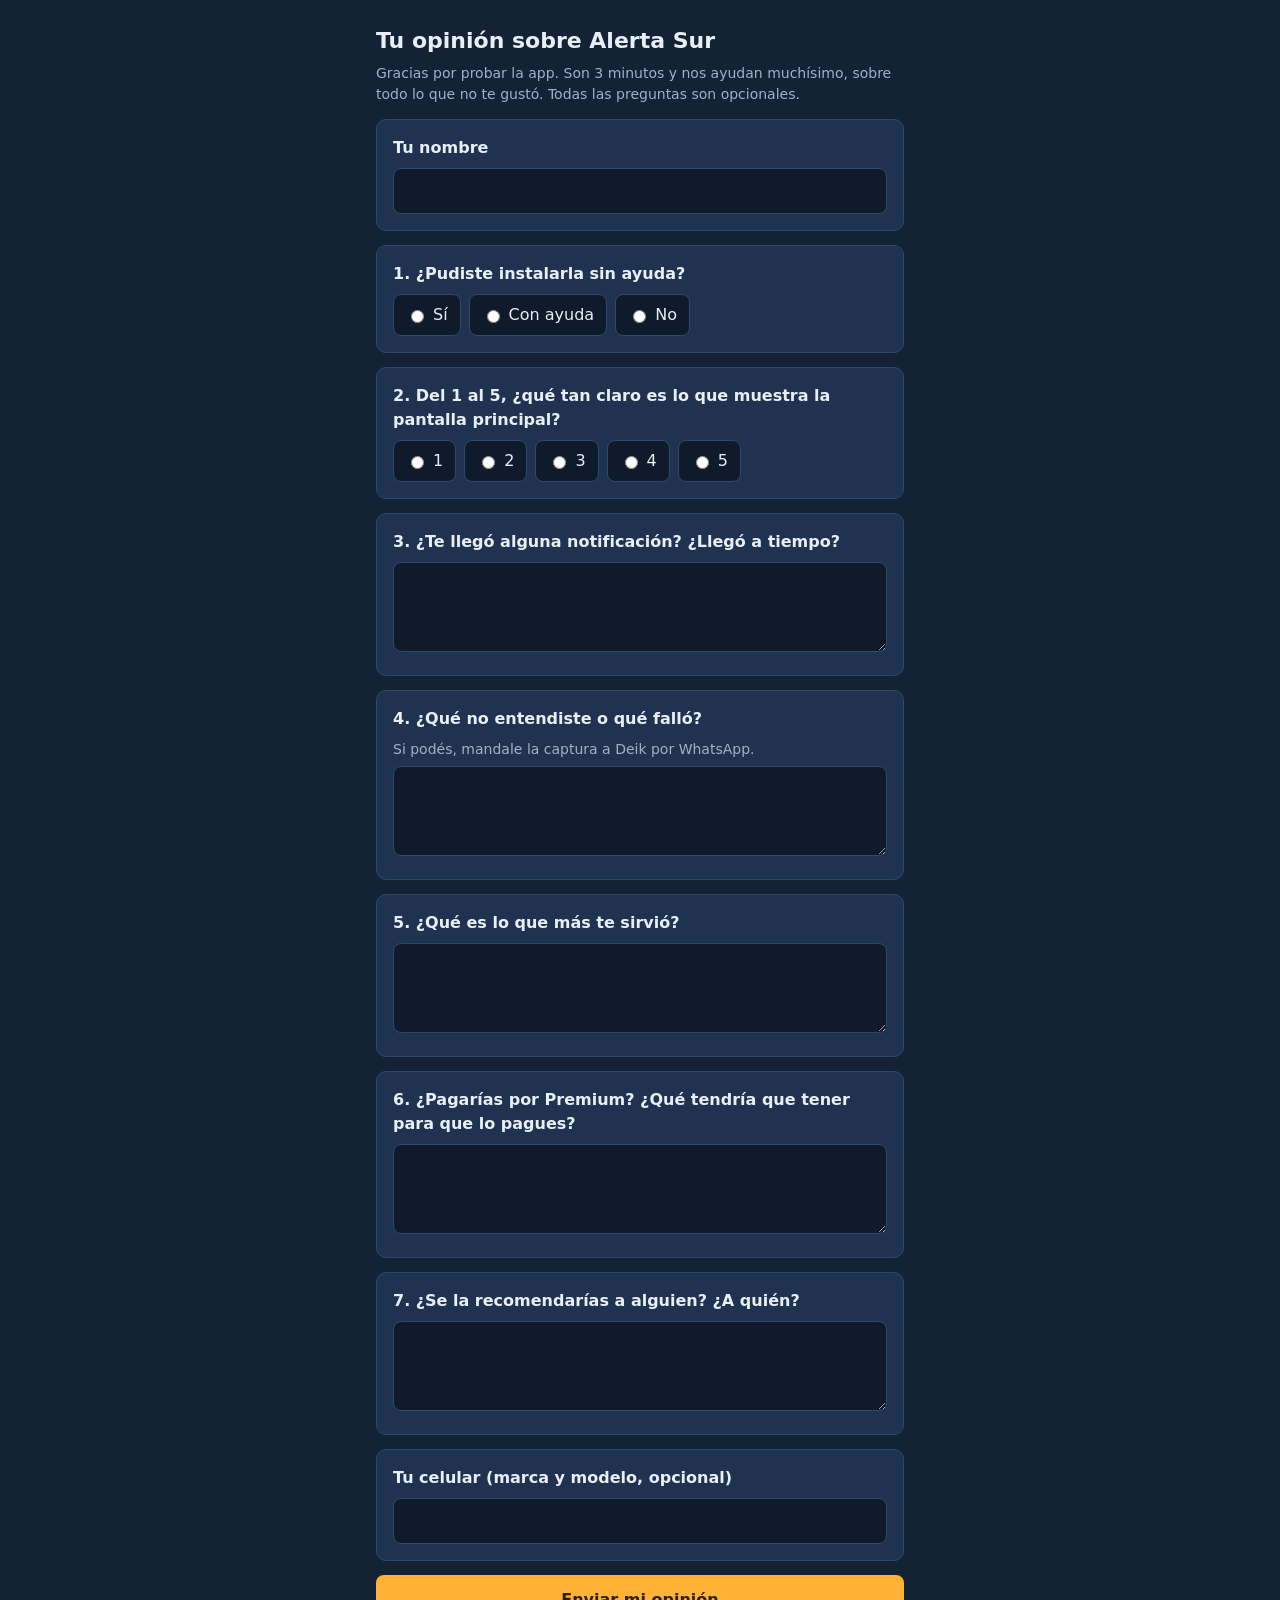
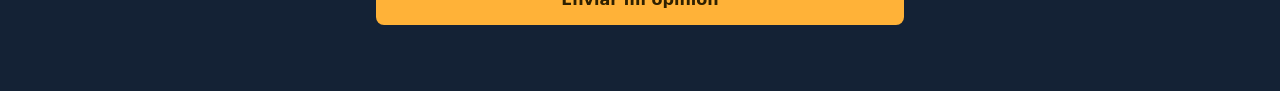
<file: opinion/index.html>
<!DOCTYPE html>
<html lang="es">
<head>
<meta charset="utf-8">
<meta name="viewport" content="width=device-width,initial-scale=1">
<meta name="robots" content="noindex">
<title>Tu opinión sobre Alerta Sur</title>
<link rel="icon" href="/favicon-48.png">
<style>
  :root{--bg:#142235;--card:#1F3350;--line:#2E4A6B;--txt:#e8eef5;--mut:#9fb2c7;--amber:#FFB238;--ok:#3ddc84;--err:#ff6b5e}
  *{box-sizing:border-box}body{margin:0;background:var(--bg);color:var(--txt);font:16px/1.5 system-ui,-apple-system,"Segoe UI",sans-serif}
  main{max-width:560px;margin:0 auto;padding:24px 16px 60px}h1{font-size:22px;margin:0 0 6px}p{margin:6px 0}
  .card{background:var(--card);border:1px solid var(--line);border-radius:10px;padding:16px;margin:14px 0}
  label{display:block;font-weight:700;margin:0 0 8px}.mut{color:var(--mut);font-size:14px}
  input,textarea,select{width:100%;font:inherit;padding:10px;border-radius:8px;border:1px solid var(--line);background:#0f1b2b;color:var(--txt)}
  textarea{min-height:90px}.op{display:flex;gap:8px;flex-wrap:wrap}.op label{font-weight:400;display:flex;align-items:center;gap:6px;background:#0f1b2b;border:1px solid var(--line);border-radius:8px;padding:8px 12px;margin:0}
  .op input{width:auto}button{font:inherit;font-weight:700;padding:13px 18px;border:0;border-radius:8px;background:var(--amber);color:#2e2000;width:100%;cursor:pointer}
  .ok{color:var(--ok)}.err{color:var(--err)}
</style>
</head>
<body>
<main>
  <h1>Tu opinión sobre Alerta Sur</h1>
  <p class="mut">Gracias por probar la app. Son 3 minutos y nos ayudan muchísimo, sobre todo lo que no te gustó. Todas las preguntas son opcionales.</p>
  <form id="f">
    <div class="card"><label for="nombre">Tu nombre</label><input id="nombre" name="nombre" autocomplete="name"></div>
    <div class="card"><label>1. ¿Pudiste instalarla sin ayuda?</label>
      <div class="op"><label><input type="radio" name="instalo" value="Sí">Sí</label><label><input type="radio" name="instalo" value="Con ayuda">Con ayuda</label><label><input type="radio" name="instalo" value="No">No</label></div></div>
    <div class="card"><label>2. Del 1 al 5, ¿qué tan claro es lo que muestra la pantalla principal?</label>
      <div class="op"><label><input type="radio" name="claridad" value="1">1</label><label><input type="radio" name="claridad" value="2">2</label><label><input type="radio" name="claridad" value="3">3</label><label><input type="radio" name="claridad" value="4">4</label><label><input type="radio" name="claridad" value="5">5</label></div></div>
    <div class="card"><label for="notif">3. ¿Te llegó alguna notificación? ¿Llegó a tiempo?</label><textarea id="notif" name="notif"></textarea></div>
    <div class="card"><label for="fallo">4. ¿Qué no entendiste o qué falló?</label><p class="mut">Si podés, mandale la captura a Deik por WhatsApp.</p><textarea id="fallo" name="fallo"></textarea></div>
    <div class="card"><label for="sirvio">5. ¿Qué es lo que más te sirvió?</label><textarea id="sirvio" name="sirvio"></textarea></div>
    <div class="card"><label for="pagaria">6. ¿Pagarías por Premium? ¿Qué tendría que tener para que lo pagues?</label><textarea id="pagaria" name="pagaria"></textarea></div>
    <div class="card"><label for="recomienda">7. ¿Se la recomendarías a alguien? ¿A quién?</label><textarea id="recomienda" name="recomienda"></textarea></div>
    <div class="card"><label for="dispositivo">Tu celular (marca y modelo, opcional)</label><input id="dispositivo" name="dispositivo"></div>
    <button type="submit">Enviar mi opinión</button>
    <p id="st" class="mut" role="status"></p>
  </form>
</main>
<script>
document.getElementById('f').addEventListener('submit',function(ev){ev.preventDefault();var f=ev.target,d={},st=document.getElementById('st');
  ['nombre','notif','fallo','sirvio','pagaria','recomienda','dispositivo'].forEach(function(k){d[k]=f[k].value});
  ['instalo','claridad'].forEach(function(k){var x=f.querySelector('input[name="'+k+'"]:checked');d[k]=x?x.value:''});
  st.textContent='Enviando…';f.querySelector('button').disabled=true;
  fetch('/api/opinion.php',{method:'POST',headers:{'Content-Type':'application/json'},body:JSON.stringify(d)}).then(function(r){return r.json()}).then(function(j){
    if(j.ok){f.innerHTML='<div class="card"><p class="ok"><b>¡Gracias! Recibimos tu opinión.</b></p><p>Si se te ocurre algo más, podés volver a escribir cuando quieras.</p></div>'}
    else{st.innerHTML='<span class="err">'+(j.error==='vacio'?'Respondé al menos una pregunta.':'No se pudo enviar. Probá de nuevo en un rato.')+'</span>';f.querySelector('button').disabled=false}
  }).catch(function(){st.innerHTML='<span class="err">Sin conexión. Probá de nuevo.</span>';f.querySelector('button').disabled=false})});
</script>
</body>
</html>
</file>
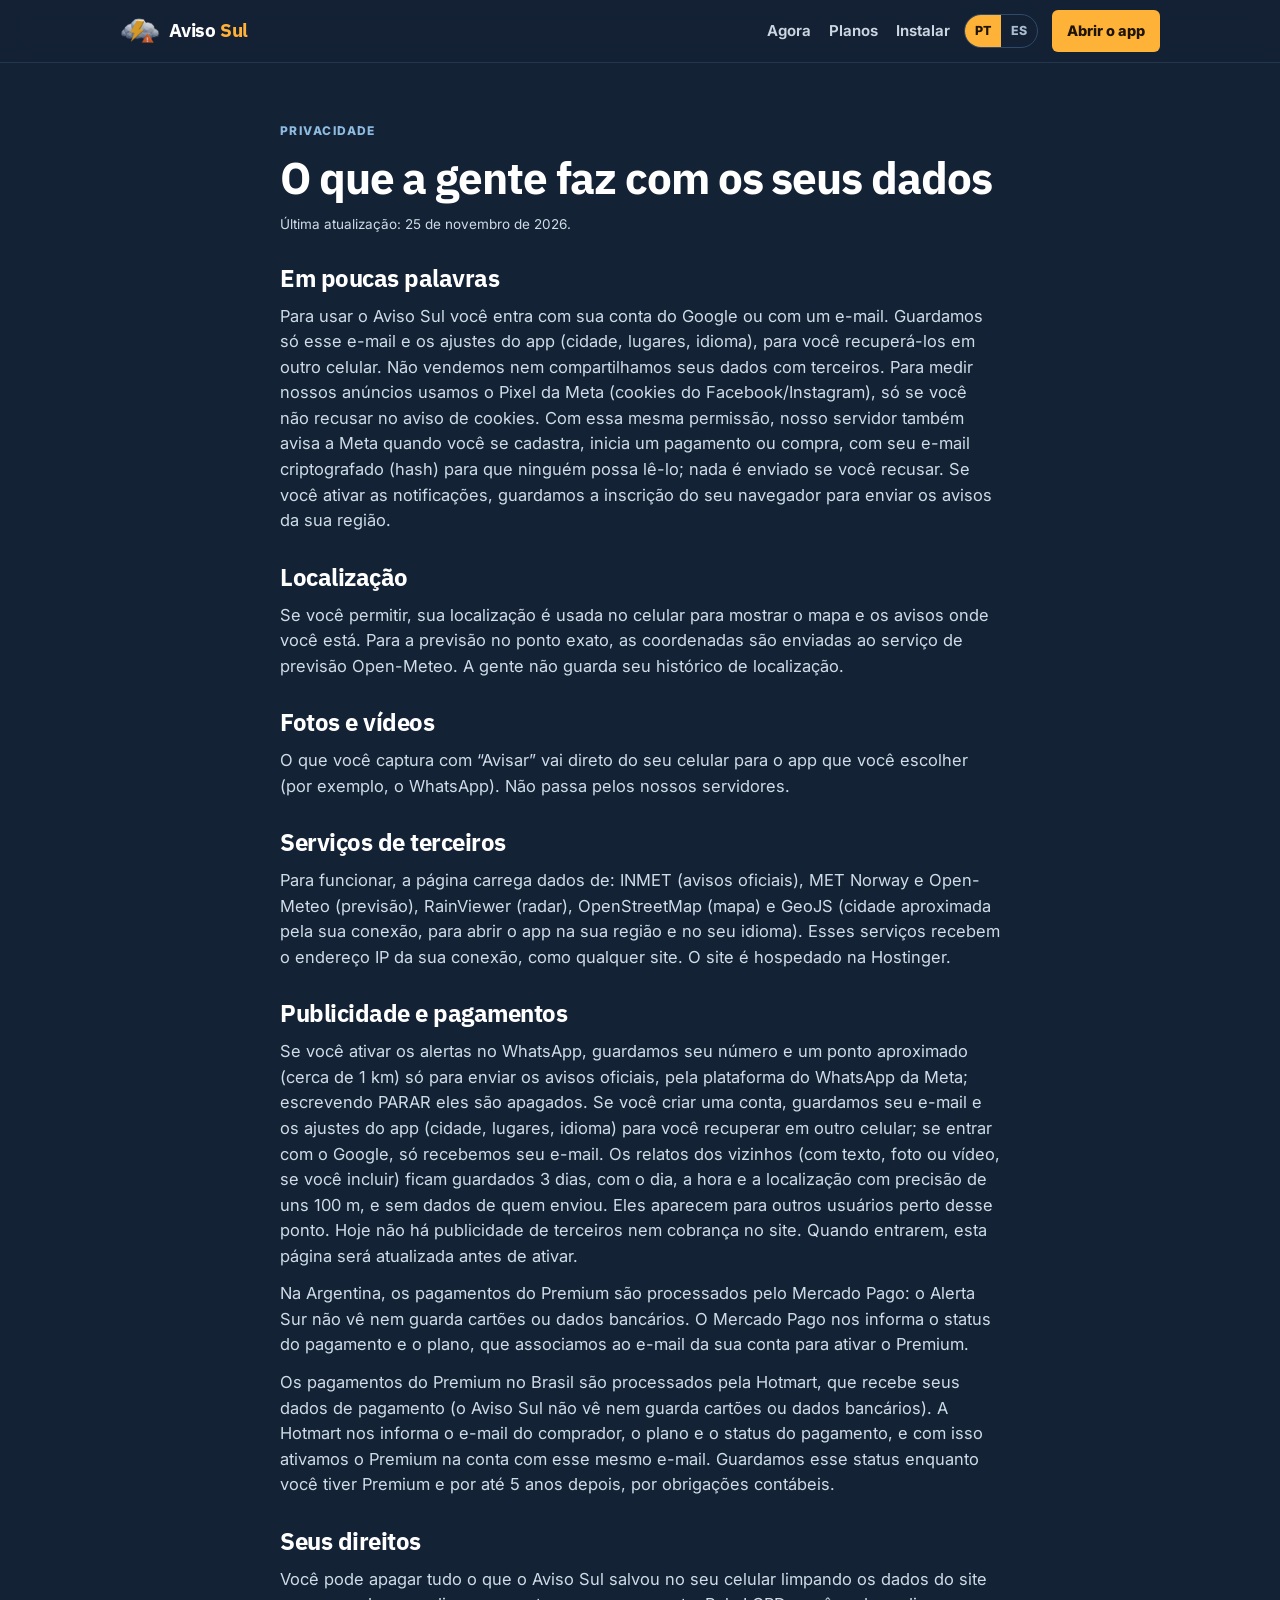
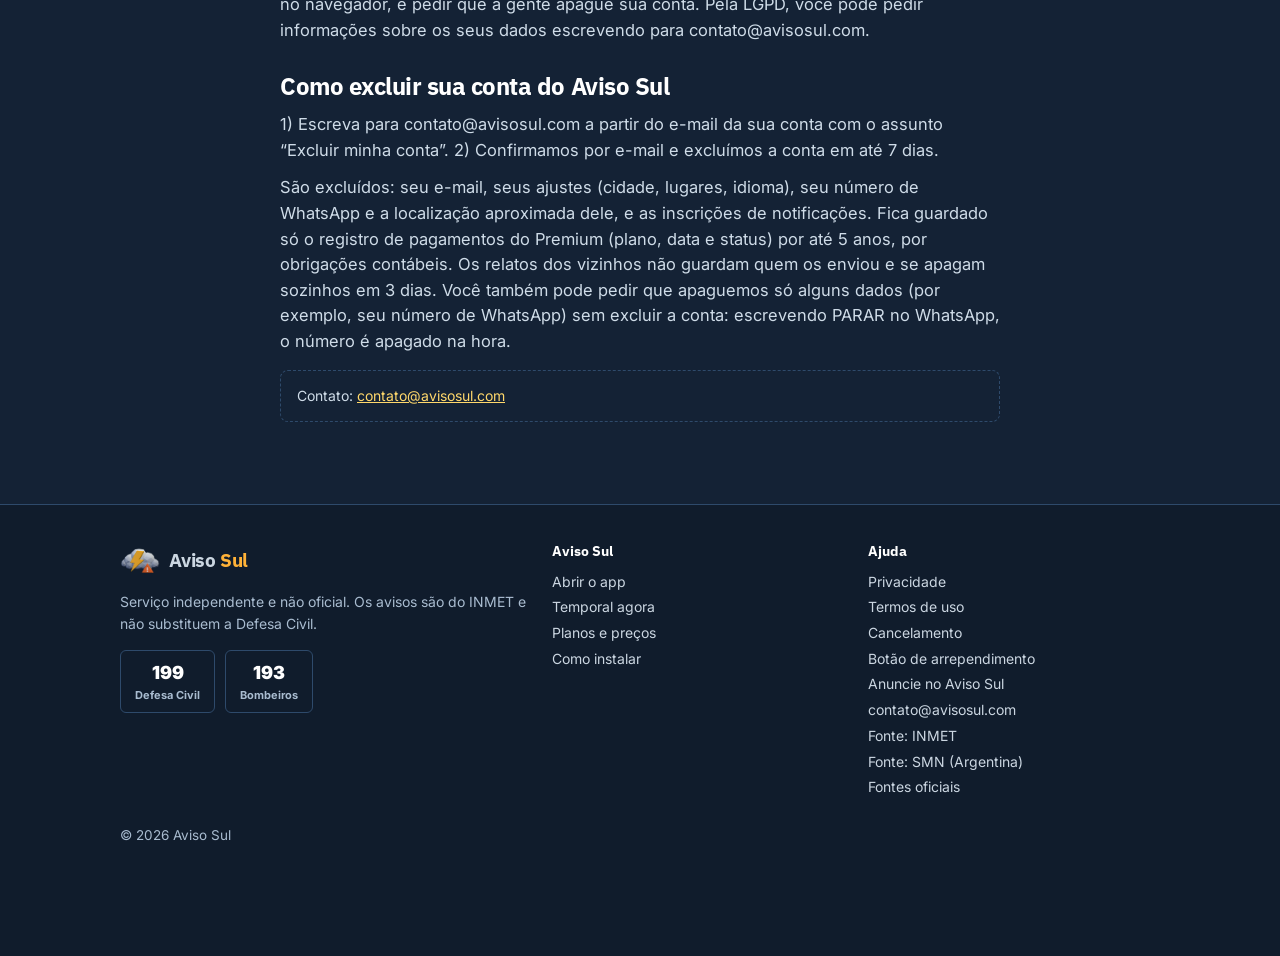
<file: privacidade/index.html>
<!DOCTYPE html>
<html lang="pt-BR">
<head>
<meta charset="utf-8"><meta name="viewport" content="width=device-width, initial-scale=1, viewport-fit=cover">
<title>Privacidade · Aviso Sul</title>
<meta name="theme-color" content="#142235"><link rel="preconnect" href="https://fonts.googleapis.com"><link rel="stylesheet" href="https://fonts.googleapis.com/css2?family=IBM+Plex+Sans:wght@600;700&family=Inter:wght@400;600;700&display=swap"><link rel="icon" href="/favicon.ico" sizes="32x32"><link rel="icon" href="/icon-192.png" type="image/png"><link rel="stylesheet" href="/assets/site.css?v=30">
</head>
<body data-tit-es="Privacidad · Aviso Sul">
<header class="top">
  <div class="wrap">
    <a class="marca" href="/"><img src="/assets/logo-nube-96.png?v=2" alt="" width="40" height="40"><span class="wm"><span class="nm-br">Aviso <em>Sul</em></span><span class="nm-ar">Alerta <em>Sur</em></span></span></a>
    <nav class="menu" aria-label="Menu">
      <a href="/#agora" data-es="Ahora">Agora</a>
      <a href="/planos/" data-es="Planes">Planos</a>
      <a href="/instalar/" data-es="Instalar">Instalar</a>
    </nav>
    <div class="idi" role="group" aria-label="Idioma"><button type="button" data-l="pt">PT</button><button type="button" data-l="es">ES</button></div>
    <a class="btn btn-sol btn-sm" href="/app/" data-es="Abrir la app">Abrir o app</a>
  </div>
</header>

<main class="pag">
  <div class="wrap texto">
    <span class="kick" data-es="Privacidad">Privacidade</span>
    <h1 style="font-size:clamp(30px,5vw,44px)" data-es="Lo que hacemos con tus datos">O que a gente faz com os seus dados</h1>
    <p class="small" data-es="Última actualización: 25 de noviembre de 2026.">Última atualização: 25 de novembro de 2026.</p>
    <h2 data-es="En pocas palabras">Em poucas palavras</h2>
    <p data-es="Para usar Aviso Sul entrás con tu cuenta de Google o con un email. Guardamos solo ese email y los ajustes de la app (ciudad, lugares, idioma), para que los recuperes en otro celular. No vendemos ni compartimos tus datos con terceros. Para medir nuestros anuncios usamos el Píxel de Meta (cookies de Facebook/Instagram), solo si no lo rechazás en el aviso de cookies. Con ese mismo permiso, nuestro servidor también le avisa a Meta cuando te registrás, empezás un pago o comprás, con tu email cifrado (hash) para que no lo pueda leer nadie; no se manda nada si rechazás. Si activás las notificaciones, guardamos la suscripción de tu navegador para mandarte los avisos de tu zona.">Para usar o Aviso Sul você entra com sua conta do Google ou com um e-mail. Guardamos só esse e-mail e os ajustes do app (cidade, lugares, idioma), para você recuperá-los em outro celular. Não vendemos nem compartilhamos seus dados com terceiros. Para medir nossos anúncios usamos o Pixel da Meta (cookies do Facebook/Instagram), só se você não recusar no aviso de cookies. Com essa mesma permissão, nosso servidor também avisa a Meta quando você se cadastra, inicia um pagamento ou compra, com seu e-mail criptografado (hash) para que ninguém possa lê-lo; nada é enviado se você recusar. Se você ativar as notificações, guardamos a inscrição do seu navegador para enviar os avisos da sua região.</p>
    <h2 data-es="Ubicación">Localização</h2>
    <p data-es="Si la permitís, tu ubicación se usa en el celular para mostrarte el mapa y los avisos donde estás. Para el pronóstico en tu punto exacto, las coordenadas se envían al servicio de pronóstico Open-Meteo. No guardamos tu historial de ubicaciones.">Se você permitir, sua localização é usada no celular para mostrar o mapa e os avisos onde você está. Para a previsão no ponto exato, as coordenadas são enviadas ao serviço de previsão Open-Meteo. A gente não guarda seu histórico de localização.</p>
    <h2 data-es="Fotos y videos">Fotos e vídeos</h2>
    <p data-es="Lo que sacás con «Avisar» va directo desde tu celular a la app que elijas (por ejemplo, WhatsApp). No pasa por nuestros servidores.">O que você captura com “Avisar” vai direto do seu celular para o app que você escolher (por exemplo, o WhatsApp). Não passa pelos nossos servidores.</p>
    <h2 data-es="Servicios de terceros">Serviços de terceiros</h2>
    <p data-es="Para funcionar, la página carga datos de: INMET (avisos oficiales), MET Norway y Open-Meteo (pronóstico), RainViewer (radar), OpenStreetMap (mapa) y GeoJS (ciudad aproximada según tu conexión, para abrir la app en tu zona y en tu idioma). Esos servicios reciben la dirección IP de tu conexión, como cualquier sitio web. El sitio se aloja en Hostinger.">Para funcionar, a página carrega dados de: INMET (avisos oficiais), MET Norway e Open-Meteo (previsão), RainViewer (radar), OpenStreetMap (mapa) e GeoJS (cidade aproximada pela sua conexão, para abrir o app na sua região e no seu idioma). Esses serviços recebem o endereço IP da sua conexão, como qualquer site. O site é hospedado na Hostinger.</p>
    <h2 data-es="Publicidad y pagos">Publicidade e pagamentos</h2>
    <p data-es="Si activás las alertas por WhatsApp, guardamos tu número y un punto aproximado (cerca de 1 km) solo para mandarte los avisos oficiales, mediante la plataforma de WhatsApp de Meta; escribiendo PARAR se borran. Si creás una cuenta, guardamos tu email y los ajustes de la app (ciudad, lugares, idioma) para que los recuperes en otro celular; si entrás con Google solo recibimos tu email. Los reportes de vecinos (con su texto, foto o video si los agregás) se guardan 3 días con el día, la hora y la ubicación con precisión de unos 100 m, y sin datos de quién los envió. Se muestran a otros usuarios cerca de ese punto. Hoy no hay publicidad de terceros ni cobros en el sitio. Cuando se sumen, vamos a actualizar esta página antes de activarlos.">Se você ativar os alertas no WhatsApp, guardamos seu número e um ponto aproximado (cerca de 1 km) só para enviar os avisos oficiais, pela plataforma do WhatsApp da Meta; escrevendo PARAR eles são apagados. Se você criar uma conta, guardamos seu e-mail e os ajustes do app (cidade, lugares, idioma) para você recuperar em outro celular; se entrar com o Google, só recebemos seu e-mail. Os relatos dos vizinhos (com texto, foto ou vídeo, se você incluir) ficam guardados 3 dias, com o dia, a hora e a localização com precisão de uns 100 m, e sem dados de quem enviou. Eles aparecem para outros usuários perto desse ponto. Hoje não há publicidade de terceiros nem cobrança no site. Quando entrarem, esta página será atualizada antes de ativar.</p>
    <p data-es="En Argentina, los pagos de Premium los procesa Mercado Pago: Alerta Sur no ve ni guarda tarjetas ni datos bancarios. Mercado Pago nos informa el estado del pago y el plan, que asociamos al email de tu cuenta para activar Premium.">Na Argentina, os pagamentos do Premium são processados pelo Mercado Pago: o Alerta Sur não vê nem guarda cartões ou dados bancários. O Mercado Pago nos informa o status do pagamento e o plano, que associamos ao e-mail da sua conta para ativar o Premium.</p>
    <p data-es="Los pagos de Premium en Brasil los procesa Hotmart, que recibe tus datos de pago (Aviso Sul no ve ni guarda tarjetas ni datos bancarios). Hotmart nos avisa el email del comprador, el plan y el estado del pago, y con eso activamos Premium en la cuenta con ese mismo email. Guardamos ese estado mientras tengas Premium y hasta 5 años después por obligaciones contables.">Os pagamentos do Premium no Brasil são processados pela Hotmart, que recebe seus dados de pagamento (o Aviso Sul não vê nem guarda cartões ou dados bancários). A Hotmart nos informa o e-mail do comprador, o plano e o status do pagamento, e com isso ativamos o Premium na conta com esse mesmo e-mail. Guardamos esse status enquanto você tiver Premium e por até 5 anos depois, por obrigações contábeis.</p>
    <h2 data-es="Tus derechos">Seus direitos</h2>
    <p data-es="Podés borrar todo lo que Aviso Sul guardó en tu celular borrando los datos del sitio en el navegador, y pedirnos que borremos tu cuenta. Según la LGPD, podés pedirnos información sobre tus datos escribiendo a contato@avisosul.com.">Você pode apagar tudo o que o Aviso Sul salvou no seu celular limpando os dados do site no navegador, e pedir que a gente apague sua conta. Pela LGPD, você pode pedir informações sobre os seus dados escrevendo para contato@avisosul.com.</p>
    <h2 id="excluir-conta" data-es="Cómo borrar tu cuenta de Aviso Sul / Alerta Sur">Como excluir sua conta do Aviso Sul</h2>
    <p data-es="1) Escribí a contato@avisosul.com desde el email de tu cuenta con el asunto «Borrar mi cuenta». 2) Te confirmamos por email y borramos la cuenta en hasta 7 días.">1) Escreva para contato@avisosul.com a partir do e-mail da sua conta com o assunto “Excluir minha conta”. 2) Confirmamos por e-mail e excluímos a conta em até 7 dias.</p>
    <p data-es="Se borran: tu email, tus ajustes (ciudad, lugares, idioma), tu número de WhatsApp y su ubicación aproximada, y las suscripciones a notificaciones. Se conserva solo el registro de pagos de Premium (plan, fecha y estado) hasta 5 años por obligaciones contables. Los reportes de vecinos no guardan quién los envió y se borran solos a los 3 días. También podés pedir que borremos solo algunos datos (por ejemplo, tu número de WhatsApp) sin borrar la cuenta: escribiendo PARAR en el WhatsApp se borra el número al instante.">São excluídos: seu e-mail, seus ajustes (cidade, lugares, idioma), seu número de WhatsApp e a localização aproximada dele, e as inscrições de notificações. Fica guardado só o registro de pagamentos do Premium (plano, data e status) por até 5 anos, por obrigações contábeis. Os relatos dos vizinhos não guardam quem os enviou e se apagam sozinhos em 3 dias. Você também pode pedir que apaguemos só alguns dados (por exemplo, seu número de WhatsApp) sem excluir a conta: escrevendo PARAR no WhatsApp, o número é apagado na hora.</p>
    <!-- PENDIENTE: revision de esta politica por un profesional -->
    <p class="aviso-p" data-es="Contacto: <a href='mailto:contato@avisosul.com'>contato@avisosul.com</a>">Contato: <a href="mailto:contato@avisosul.com">contato@avisosul.com</a></p>
  </div>
</main>
<footer class="pie">
  <div class="wrap">
    <div>
      <a class="marca" href="/" style="display:inline-flex;margin:0 0 10px"><img src="/assets/logo-nube-96.png?v=2" alt="" width="40" height="40"><span class="wm"><span class="nm-br">Aviso <em>Sul</em></span><span class="nm-ar">Alerta <em>Sur</em></span></span></a>
      <p data-es="Servicio independiente y no oficial. Los avisos son del INMET y no reemplazan a la Defensa Civil." data-ar="Servicio independiente y no oficial. Las alertas son del SMN y no reemplazan a Defensa Civil.">Serviço independente e não oficial. Os avisos são do INMET e não substituem a Defesa Civil.</p>
      <div class="emerg" data-solo="ar"><a href="tel:911">911<small>Emergencias</small></a><a href="tel:100">100<small>Bomberos</small></a><a href="tel:103">103<small>Defensa Civil</small></a></div>
      <div class="emerg" data-solo="br"><a href="tel:199">199<small data-es="Defensa Civil">Defesa Civil</small></a><a href="tel:193">193<small data-es="Bomberos">Bombeiros</small></a></div>
    </div>
    <div>
      <h4>Aviso Sul</h4>
      <a href="/app/" data-es="Abrir la app">Abrir o app</a>
      <a data-solo="br" href="/#agora" data-es="Temporal ahora">Temporal agora</a>
      <a href="/planos/" data-es="Planes y precios">Planos e preços</a>
      <a href="/instalar/" data-es="Cómo instalar">Como instalar</a>
    </div>
    <div>
      <h4 data-es="Ayuda">Ajuda</h4>
      <a href="/privacidade/" data-es="Privacidad">Privacidade</a>
      <a href="/termos/" data-es="Términos de uso">Termos de uso</a>
      <a href="/planos/#cancelar" data-es="Cancelación">Cancelamento</a>
      <a href="/planos/#arrependimento" data-es="Botón de arrepentimiento">Botão de arrependimento</a>
      <a href="/planos/#patrocinio" data-es="Anunciá en Aviso Sul">Anuncie no Aviso Sul</a>
      <a href="mailto:contato@avisosul.com">contato@avisosul.com</a>
      <a data-solo="br" href="https://portal.inmet.gov.br/" target="_blank" rel="noopener" data-es="Fuente: INMET">Fonte: INMET</a>
      <a href="https://www.smn.gob.ar/alertas" target="_blank" rel="noopener" data-es="Fuente: SMN (Argentina)">Fonte: SMN (Argentina)</a>
      <a href="/app.html#fontesOficiais" data-es="Fuentes oficiales">Fontes oficiais</a>
    </div>
  </div>
  <div class="wrap" style="display:block;margin-top:22px"><span class="small" data-solo="br">© 2026 Aviso Sul</span><span class="small nm-ar-fijo" data-solo="ar">© 2026 Alerta Sur</span></div>
</footer>

<script src="/assets/site.js?v=14"></script>
<script src="/assets/medir.js?v=2" defer></script>
</body>
</html>
</file>
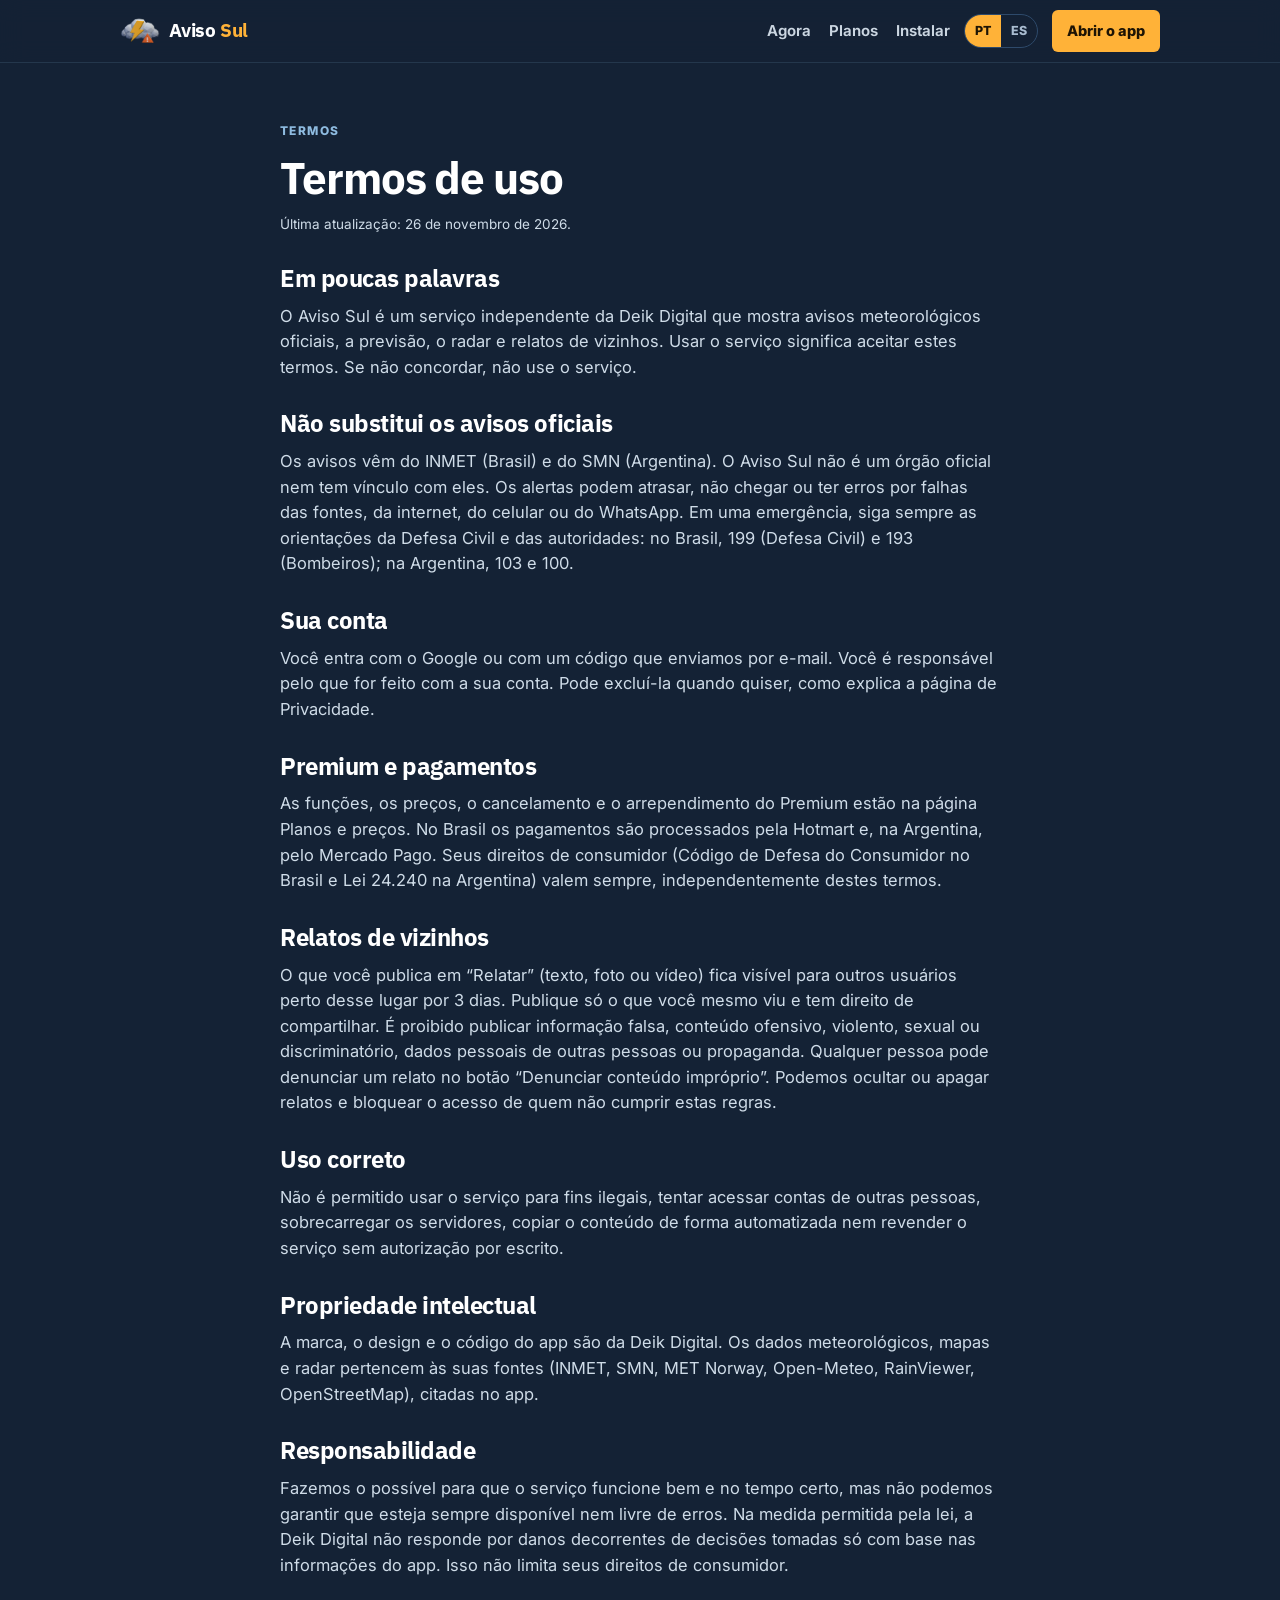
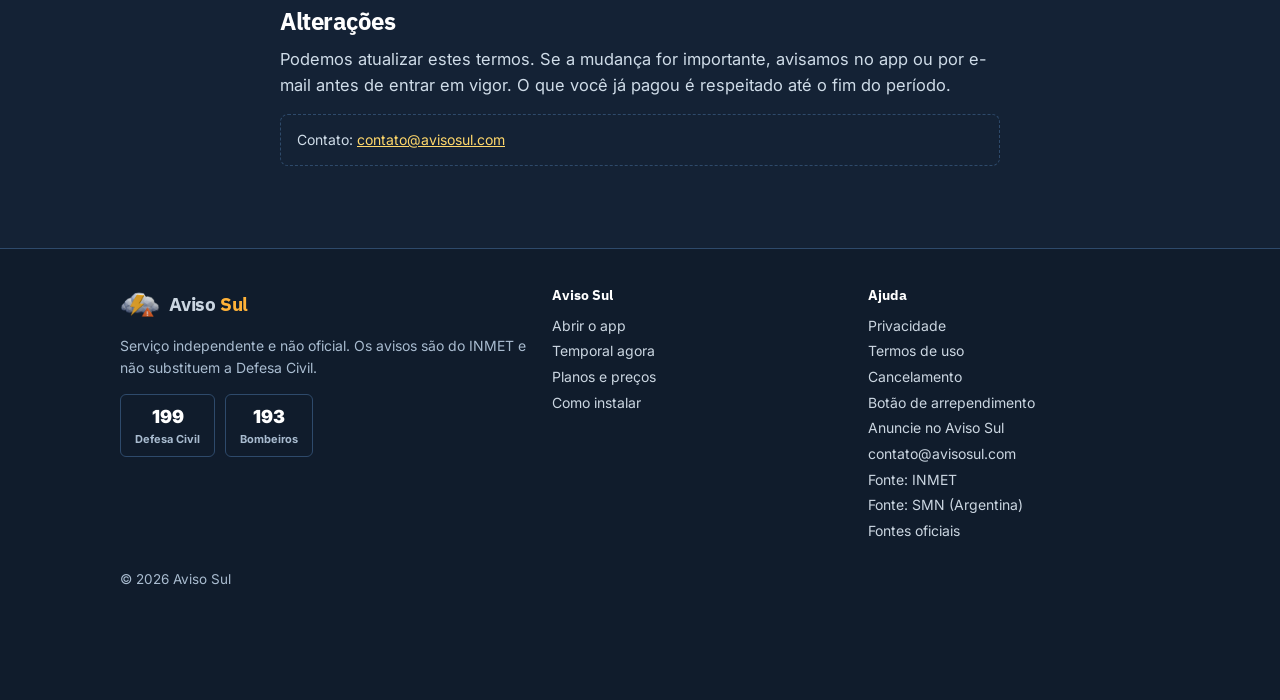
<file: termos/index.html>
<!DOCTYPE html>
<html lang="pt-BR">
<head>
<meta charset="utf-8"><meta name="viewport" content="width=device-width, initial-scale=1, viewport-fit=cover">
<title>Termos de uso · Aviso Sul</title>
<meta name="theme-color" content="#142235"><link rel="preconnect" href="https://fonts.googleapis.com"><link rel="stylesheet" href="https://fonts.googleapis.com/css2?family=IBM+Plex+Sans:wght@600;700&family=Inter:wght@400;600;700&display=swap"><link rel="icon" href="/favicon.ico" sizes="32x32"><link rel="icon" href="/icon-192.png" type="image/png"><link rel="stylesheet" href="/assets/site.css?v=30">
</head>
<body data-tit-es="Términos de uso · Alerta Sur">
<header class="top">
  <div class="wrap">
    <a class="marca" href="/"><img src="/assets/logo-nube-96.png?v=2" alt="" width="40" height="40"><span class="wm"><span class="nm-br">Aviso <em>Sul</em></span><span class="nm-ar">Alerta <em>Sur</em></span></span></a>
    <nav class="menu" aria-label="Menu">
      <a href="/#agora" data-es="Ahora">Agora</a>
      <a href="/planos/" data-es="Planes">Planos</a>
      <a href="/instalar/" data-es="Instalar">Instalar</a>
    </nav>
    <div class="idi" role="group" aria-label="Idioma"><button type="button" data-l="pt">PT</button><button type="button" data-l="es">ES</button></div>
    <a class="btn btn-sol btn-sm" href="/app/" data-es="Abrir la app">Abrir o app</a>
  </div>
</header>

<main class="pag">
  <div class="wrap texto">
    <span class="kick" data-es="Términos">Termos</span>
    <h1 style="font-size:clamp(30px,5vw,44px)" data-es="Términos de uso">Termos de uso</h1>
    <p class="small" data-es="Última actualización: 26 de noviembre de 2026.">Última atualização: 26 de novembro de 2026.</p>

    <h2 data-es="En pocas palabras">Em poucas palavras</h2>
    <p data-es="Alerta Sur es un servicio independiente de Deik Digital que te muestra avisos meteorológicos oficiales, el pronóstico, el radar y reportes de vecinos. Usarlo implica aceptar estos términos. Si no estás de acuerdo, no uses el servicio.">O Aviso Sul é um serviço independente da Deik Digital que mostra avisos meteorológicos oficiais, a previsão, o radar e relatos de vizinhos. Usar o serviço significa aceitar estes termos. Se não concordar, não use o serviço.</p>

    <h2 data-es="No reemplaza a los avisos oficiales">Não substitui os avisos oficiais</h2>
    <p data-es="Los avisos vienen del SMN (Argentina) y del INMET (Brasil). Alerta Sur no es un organismo oficial ni está vinculado a ellos. Las alertas pueden llegar tarde, no llegar o tener errores por fallas de las fuentes, de internet, del celular o de WhatsApp. Ante una emergencia, seguí siempre las indicaciones de Defensa Civil y de las autoridades: en Argentina, 103 (Defensa Civil) y 100 (Bomberos); en Brasil, 199 y 193.">Os avisos vêm do INMET (Brasil) e do SMN (Argentina). O Aviso Sul não é um órgão oficial nem tem vínculo com eles. Os alertas podem atrasar, não chegar ou ter erros por falhas das fontes, da internet, do celular ou do WhatsApp. Em uma emergência, siga sempre as orientações da Defesa Civil e das autoridades: no Brasil, 199 (Defesa Civil) e 193 (Bombeiros); na Argentina, 103 e 100.</p>

    <h2 data-es="Tu cuenta">Sua conta</h2>
    <p data-es="Entrás con Google o con un código que te mandamos por email. Sos responsable de lo que se haga con tu cuenta. Podés borrarla cuando quieras, como explica la página de Privacidad.">Você entra com o Google ou com um código que enviamos por e-mail. Você é responsável pelo que for feito com a sua conta. Pode excluí-la quando quiser, como explica a página de Privacidade.</p>

    <h2 data-es="Premium y pagos">Premium e pagamentos</h2>
    <p data-es="Las funciones, precios, cancelación y arrepentimiento de Premium están en la página de Planes y precios. En Argentina los pagos los procesa Mercado Pago y en Brasil, Hotmart. Tus derechos como consumidor (Ley 24.240 en Argentina y Código de Defensa del Consumidor en Brasil) se mantienen siempre, digan lo que digan estos términos.">As funções, os preços, o cancelamento e o arrependimento do Premium estão na página Planos e preços. No Brasil os pagamentos são processados pela Hotmart e, na Argentina, pelo Mercado Pago. Seus direitos de consumidor (Código de Defesa do Consumidor no Brasil e Lei 24.240 na Argentina) valem sempre, independentemente destes termos.</p>

    <h2 data-es="Reportes de vecinos">Relatos de vizinhos</h2>
    <p data-es="Lo que publicás en «Reportar» (texto, foto o video) lo ven otros usuarios cerca de ese lugar durante 3 días. Solo publicá lo que vos mismo viste y que tengas derecho a compartir. Está prohibido publicar información falsa, contenido ofensivo, violento, sexual o discriminatorio, datos personales de otros o publicidad. Cualquiera puede denunciar un reporte con el botón «Denunciar contenido inapropiado». Podemos ocultar o borrar reportes y bloquear el acceso de quien no cumpla estas reglas.">O que você publica em “Relatar” (texto, foto ou vídeo) fica visível para outros usuários perto desse lugar por 3 dias. Publique só o que você mesmo viu e tem direito de compartilhar. É proibido publicar informação falsa, conteúdo ofensivo, violento, sexual ou discriminatório, dados pessoais de outras pessoas ou propaganda. Qualquer pessoa pode denunciar um relato no botão “Denunciar conteúdo impróprio”. Podemos ocultar ou apagar relatos e bloquear o acesso de quem não cumprir estas regras.</p>

    <h2 data-es="Uso correcto">Uso correto</h2>
    <p data-es="No está permitido usar el servicio para fines ilegales, intentar acceder a cuentas ajenas, sobrecargar los servidores, copiar el contenido de forma automatizada ni revender el servicio sin autorización escrita.">Não é permitido usar o serviço para fins ilegais, tentar acessar contas de outras pessoas, sobrecarregar os servidores, copiar o conteúdo de forma automatizada nem revender o serviço sem autorização por escrito.</p>

    <h2 data-es="Propiedad intelectual">Propriedade intelectual</h2>
    <p data-es="La marca, el diseño y el código de la app son de Deik Digital. Los datos meteorológicos, mapas y radar pertenecen a sus fuentes (SMN, INMET, MET Norway, Open-Meteo, RainViewer, OpenStreetMap), que se citan en la app.">A marca, o design e o código do app são da Deik Digital. Os dados meteorológicos, mapas e radar pertencem às suas fontes (INMET, SMN, MET Norway, Open-Meteo, RainViewer, OpenStreetMap), citadas no app.</p>

    <h2 data-es="Responsabilidad">Responsabilidade</h2>
    <p data-es="Hacemos lo posible para que el servicio funcione bien y a tiempo, pero no podemos garantizar que esté siempre disponible ni libre de errores. En la medida que lo permita la ley, Deik Digital no responde por daños derivados de decisiones tomadas solo en base a la información de la app. Esto no limita tus derechos como consumidor.">Fazemos o possível para que o serviço funcione bem e no tempo certo, mas não podemos garantir que esteja sempre disponível nem livre de erros. Na medida permitida pela lei, a Deik Digital não responde por danos decorrentes de decisões tomadas só com base nas informações do app. Isso não limita seus direitos de consumidor.</p>

    <h2 data-es="Cambios">Alterações</h2>
    <p data-es="Podemos actualizar estos términos. Si el cambio es importante, lo avisamos en la app o por email antes de que entre en vigencia. Lo que ya pagaste se respeta hasta el final del período.">Podemos atualizar estes termos. Se a mudança for importante, avisamos no app ou por e-mail antes de entrar em vigor. O que você já pagou é respeitado até o fim do período.</p>

    <!-- PENDIENTE: revision de estos terminos por un profesional -->
    <p class="aviso-p" data-es="Contacto: <a href='mailto:contato@avisosul.com'>contato@avisosul.com</a>">Contato: <a href="mailto:contato@avisosul.com">contato@avisosul.com</a></p>
  </div>
</main>
<footer class="pie">
  <div class="wrap">
    <div>
      <a class="marca" href="/" style="display:inline-flex;margin:0 0 10px"><img src="/assets/logo-nube-96.png?v=2" alt="" width="40" height="40"><span class="wm"><span class="nm-br">Aviso <em>Sul</em></span><span class="nm-ar">Alerta <em>Sur</em></span></span></a>
      <p data-es="Servicio independiente y no oficial. Los avisos son del INMET y no reemplazan a la Defensa Civil." data-ar="Servicio independiente y no oficial. Las alertas son del SMN y no reemplazan a Defensa Civil.">Serviço independente e não oficial. Os avisos são do INMET e não substituem a Defesa Civil.</p>
      <div class="emerg" data-solo="ar"><a href="tel:911">911<small>Emergencias</small></a><a href="tel:100">100<small>Bomberos</small></a><a href="tel:103">103<small>Defensa Civil</small></a></div>
      <div class="emerg" data-solo="br"><a href="tel:199">199<small data-es="Defensa Civil">Defesa Civil</small></a><a href="tel:193">193<small data-es="Bomberos">Bombeiros</small></a></div>
    </div>
    <div>
      <h4>Aviso Sul</h4>
      <a href="/app/" data-es="Abrir la app">Abrir o app</a>
      <a data-solo="br" href="/#agora" data-es="Temporal ahora">Temporal agora</a>
      <a href="/planos/" data-es="Planes y precios">Planos e preços</a>
      <a href="/instalar/" data-es="Cómo instalar">Como instalar</a>
    </div>
    <div>
      <h4 data-es="Ayuda">Ajuda</h4>
      <a href="/privacidade/" data-es="Privacidad">Privacidade</a>
      <a href="/termos/" data-es="Términos de uso">Termos de uso</a>
      <a href="/planos/#cancelar" data-es="Cancelación">Cancelamento</a>
      <a href="/planos/#arrependimento" data-es="Botón de arrepentimiento">Botão de arrependimento</a>
      <a href="/planos/#patrocinio" data-es="Anunciá en Aviso Sul">Anuncie no Aviso Sul</a>
      <a href="mailto:contato@avisosul.com">contato@avisosul.com</a>
      <a data-solo="br" href="https://portal.inmet.gov.br/" target="_blank" rel="noopener" data-es="Fuente: INMET">Fonte: INMET</a>
      <a href="https://www.smn.gob.ar/alertas" target="_blank" rel="noopener" data-es="Fuente: SMN (Argentina)">Fonte: SMN (Argentina)</a>
      <a href="/app.html#fontesOficiais" data-es="Fuentes oficiales">Fontes oficiais</a>
    </div>
  </div>
  <div class="wrap" style="display:block;margin-top:22px"><span class="small" data-solo="br">© 2026 Aviso Sul</span><span class="small nm-ar-fijo" data-solo="ar">© 2026 Alerta Sur</span></div>
</footer>

<script src="/assets/site.js?v=14"></script>
<script src="/assets/medir.js?v=2" defer></script>
</body>
</html>
</file>
<file: assets/site.css>
/* Aviso Sul — estilos de la pagina principal y paginas de servicio (la app usa los suyos en app.html) */
:root{
  --bg:#0b1118;--bg2:#101923;--card:#15202b;--line:#25364a;--text:#e6edf3;--muted:#9fb0c1;--strong:#fff;
  --sol:#f5b301;--sol2:#ffd24a;--verde:#1f9d55;--amarelo:#f5d000;--laranja:#ff8a1f;--vermelho:#ff3b30;--ceu:#3dd6f5;
  --r:22px;--max:1080px;
}
*{box-sizing:border-box}
html{scroll-behavior:smooth}
body{margin:0;background:var(--bg);color:var(--text);font:16.5px/1.55 system-ui,-apple-system,"Segoe UI",Roboto,"Helvetica Neue",Arial,sans-serif;-webkit-font-smoothing:antialiased}
a{color:var(--sol2)}
img,svg{max-width:100%}
.wrap{max-width:var(--max);margin:0 auto;padding:0 20px}
h1,h2,h3{color:var(--strong);line-height:1.12;letter-spacing:-.02em;margin:0 0 12px}
h1{font-size:clamp(36px,7vw,64px);font-weight:900}
h2{font-size:clamp(28px,4.6vw,42px);font-weight:850}
h3{font-size:19px;font-weight:800}
p{margin:0 0 12px}
.kick{display:inline-block;font-size:12px;font-weight:800;letter-spacing:.16em;text-transform:uppercase;color:var(--sol);margin-bottom:12px}
.lead{font-size:clamp(17px,2.2vw,20px);color:#cbd6e1;max-width:640px}
.muted{color:var(--muted)}
.small{font-size:13.5px;color:var(--muted)}
.svg-hide{display:none}
.f{fill:currentColor;stroke:none}

/* ---------- cabecera ---------- */
.top{position:sticky;top:0;z-index:50;background:rgba(11,17,24,.82);backdrop-filter:blur(12px);-webkit-backdrop-filter:blur(12px);border-bottom:1px solid rgba(255,255,255,.06)}
.top .wrap{display:flex;align-items:center;gap:14px;height:62px}
.marca{display:flex;align-items:center;gap:9px;color:var(--strong);text-decoration:none;font-weight:900;font-size:19px;letter-spacing:-.01em}
.marca svg{width:30px;height:34px}
.menu{display:flex;gap:18px;margin-left:auto}
.menu a{color:#cbd6e1;text-decoration:none;font-weight:650;font-size:15px}
.menu a:hover{color:var(--strong)}
.idi{display:flex;border:1px solid var(--line);border-radius:999px;overflow:hidden}
.idi button{font:inherit;font-size:12.5px;font-weight:800;background:none;border:0;color:var(--muted);padding:6px 10px;cursor:pointer}
.idi button[aria-pressed="true"]{background:var(--sol);color:#2e2000}
.btn{display:inline-flex;align-items:center;justify-content:center;gap:8px;font:inherit;font-weight:800;text-decoration:none;border-radius:8px;padding:13px 20px;border:1.5px solid transparent;cursor:pointer;transition:transform .15s}
.btn:active{transform:scale(.98)}
.btn-sol{background:linear-gradient(160deg,var(--sol2),var(--sol));color:#2a1d00;box-shadow:0 10px 28px rgba(245,179,1,.28)}
.btn-lin{border-color:rgba(255,255,255,.28);color:var(--strong)}
.btn-sm{padding:9px 14px;font-size:14.5px;border-radius:6px}
@media (max-width:760px){.menu{display:none}.top .btn-sm{margin-left:auto}}

/* ---------- portada ---------- */
.hero{position:relative;overflow:hidden;padding:64px 0 56px;background:
  radial-gradient(900px 420px at 85% -10%,rgba(61,214,245,.16),transparent 60%),
  radial-gradient(700px 380px at 0% 0%,rgba(245,179,1,.12),transparent 60%),
  linear-gradient(180deg,#0e1823,#0b1118)}
.hero .wrap{display:grid;grid-template-columns:1.15fr .85fr;gap:40px;align-items:center}
.hero .btns{display:flex;flex-wrap:wrap;gap:12px;margin:22px 0 14px}
.hero .lluvia{position:absolute;inset:0;pointer-events:none;opacity:.35;background-image:repeating-linear-gradient(105deg,transparent 0 22px,rgba(255,255,255,.07) 22px 23px);mask-image:linear-gradient(180deg,#000,transparent 80%)}
@media (max-width:860px){.hero .wrap{grid-template-columns:1fr}.hero{padding-top:40px}}
/* tarjeta en vivo de la portada */
.vivo{background:linear-gradient(180deg,rgba(255,255,255,.07),rgba(255,255,255,.03));border:1px solid rgba(255,255,255,.14);border-radius:28px;padding:20px;box-shadow:0 30px 80px rgba(0,0,0,.45)}
.vivo .t{display:flex;align-items:center;gap:8px;font-size:12px;font-weight:800;letter-spacing:.14em;text-transform:uppercase;color:var(--muted)}
.punto{width:9px;height:9px;border-radius:50%;background:#34d399;box-shadow:0 0 0 0 rgba(52,211,153,.6);animation:late 1.8s infinite}
@keyframes late{70%{box-shadow:0 0 0 10px rgba(52,211,153,0)}100%{box-shadow:0 0 0 0 rgba(52,211,153,0)}}
.vivo .n{font-size:58px;font-weight:900;color:var(--strong);line-height:1;margin:14px 0 4px}
.vivo .niv{display:flex;gap:8px;flex-wrap:wrap;margin:10px 0 14px}
.niv span{display:inline-flex;align-items:center;gap:6px;font-size:13.5px;font-weight:800;padding:6px 10px;border-radius:999px;background:rgba(255,255,255,.06)}
.niv i{width:10px;height:10px;border-radius:3px;display:inline-block}
.cids{display:grid;gap:8px}
.cid{display:flex;align-items:center;gap:10px;padding:10px 12px;border-radius:8px;background:rgba(255,255,255,.05);text-decoration:none;color:var(--text)}
.cid b{color:var(--strong);font-size:15px}.cid span{margin-left:auto;font-size:13px;font-weight:800}
.cid i{width:10px;height:10px;border-radius:50%;background:#34d399;flex:none}
.cid.amarillo i{background:var(--amarelo)}.cid.naranja i{background:var(--laranja)}.cid.rojo i{background:var(--vermelho)}

/* ---------- secciones ---------- */
.sec{padding:76px 0}
.sec.alt{background:var(--bg2)}
.sec .cab{max-width:720px;margin-bottom:30px}
.grid{display:grid;gap:16px}
.g2{grid-template-columns:repeat(2,1fr)}.g3{grid-template-columns:repeat(3,1fr)}.g4{grid-template-columns:repeat(4,1fr)}
@media (max-width:900px){.g4{grid-template-columns:repeat(2,1fr)}.g3{grid-template-columns:1fr}}
@media (max-width:620px){.g2,.g4{grid-template-columns:1fr}}
.card{background:var(--card);border:1px solid var(--line);border-radius:var(--r);padding:22px}
.card p{color:#c2ced9;margin:0}
.paso{position:relative;padding-top:58px}
.paso .num{position:absolute;top:18px;left:22px;width:32px;height:32px;border-radius:6px;display:grid;place-items:center;background:var(--sol);color:#2a1d00;font-weight:900}
.ico{width:52px;height:52px;border-radius:8px;display:grid;place-items:center;background:rgba(245,179,1,.12);color:var(--sol);margin-bottom:14px}
.ico svg{width:34px;height:34px}
.dica{margin-top:12px;padding-top:12px;border-top:1px dashed var(--line);font-size:14.5px;color:var(--strong)}
.dica b{color:var(--sol2)}
/* colores de aviso */
.cor{border-left:6px solid var(--amarelo)}.cor.laranja{border-left-color:var(--laranja)}.cor.vermelho{border-left-color:var(--vermelho)}
.cor .tag{display:inline-block;font-size:12px;font-weight:900;letter-spacing:.1em;text-transform:uppercase;padding:4px 9px;border-radius:5px;background:rgba(245,208,0,.18);color:var(--amarelo);margin-bottom:10px}
.cor.laranja .tag{background:rgba(255,138,31,.18);color:var(--laranja)}.cor.vermelho .tag{background:rgba(255,59,48,.18);color:#ff6a61}
/* mapa en vivo */
#mapa{height:420px;border-radius:var(--r);overflow:hidden;border:1px solid var(--line);background:#0e1620;position:relative;z-index:0;isolation:isolate}
@media (max-width:620px){#mapa{height:340px}}
.ley{display:flex;flex-wrap:wrap;gap:8px 16px;margin:12px 0 0;font-size:13.5px;color:var(--muted);font-weight:650}
.ley span{display:inline-flex;align-items:center;gap:6px}.ley i{width:12px;height:12px;border-radius:3px}
/* bloque destacado */
.dest{display:grid;grid-template-columns:1fr 1fr;gap:28px;align-items:center}
@media (max-width:820px){.dest{grid-template-columns:1fr}}
.lista{list-style:none;padding:0;margin:14px 0 0;display:grid;gap:10px}
.lista li{display:flex;gap:10px;align-items:flex-start}
.lista li::before{content:"";flex:none;width:20px;height:20px;margin-top:2px;border-radius:6px;background:var(--sol) url("data:image/svg+xml,%3Csvg xmlns='http://www.w3.org/2000/svg' viewBox='0 0 24 24' fill='none' stroke='%232a1d00' stroke-width='3.5' stroke-linecap='round' stroke-linejoin='round'%3E%3Cpath d='M5 12.5l4.5 4.5L19 7.5'/%3E%3C/svg%3E") center/14px no-repeat}
.mock{background:var(--card);border:1px solid var(--line);border-radius:26px;padding:18px;box-shadow:0 24px 60px rgba(0,0,0,.35)}
.mock .doc{font-size:14px;color:#c2ced9}
.mock .doc b{color:var(--strong)}
.mock .row{display:flex;justify-content:space-between;gap:10px;padding:9px 0;border-bottom:1px solid var(--line);font-size:14px}
.mock .row:last-child{border-bottom:0}

/* ---------- planes ---------- */
.planes{display:grid;grid-template-columns:repeat(4,1fr);gap:14px;align-items:stretch}
@media (max-width:980px){.planes{grid-template-columns:repeat(2,1fr)}}
@media (max-width:560px){.planes{grid-template-columns:1fr}}
.plan{display:flex;flex-direction:column;background:var(--card);border:1px solid var(--line);border-radius:var(--r);padding:22px;position:relative}
.plan.top-p{border:2px solid var(--sol);box-shadow:0 18px 50px rgba(245,179,1,.15)}
.plan .sello{position:absolute;top:-12px;left:22px;font-size:11.5px;font-weight:900;letter-spacing:.08em;text-transform:uppercase;background:var(--sol);color:#2a1d00;padding:5px 10px;border-radius:999px}
.plan h3{margin-bottom:4px}
.preco{font-size:38px;font-weight:900;color:var(--strong);letter-spacing:-.03em;line-height:1.1;margin:8px 0 2px}
.preco small{font-size:15px;font-weight:700;color:var(--muted);letter-spacing:0}
.plan .q{font-size:13.5px;color:var(--muted);min-height:40px}
.plan ul{list-style:none;padding:0;margin:14px 0 18px;display:grid;gap:8px;font-size:14.5px}
.plan li::before{content:"✓ ";color:var(--sol);font-weight:900}
.plan .btn{margin-top:auto;width:100%}
.pagos{display:flex;flex-wrap:wrap;gap:10px;align-items:center;margin-top:18px;font-size:14px;color:var(--muted)}
.pagos b{color:var(--strong)}
.cmp{border:1px solid var(--line);border-radius:var(--r);overflow:hidden;background:var(--card);margin-top:24px}
.cmp>div{display:grid;grid-template-columns:1fr 90px 90px;gap:8px;padding:12px 18px;border-top:1px solid var(--line);font-size:15px;align-items:center}
.cmp>div:first-child{border-top:0;background:rgba(245,179,1,.1);font-weight:800;color:var(--strong)}
.cmp i,.cmp em{font-style:normal;text-align:center;font-weight:800}.cmp em{font-size:12px;color:var(--sol);font-weight:800}
@media (max-width:560px){.cmp>div{grid-template-columns:1fr 62px 70px;padding:11px 12px;font-size:14px}}

/* ---------- preguntas ---------- */
.faq{display:grid;gap:10px;max-width:820px}
.faq details{background:var(--card);border:1px solid var(--line);border-radius:10px;padding:4px 20px}
.faq summary{cursor:pointer;list-style:none;font-weight:800;color:var(--strong);padding:16px 28px 16px 0;position:relative;font-size:16.5px}
.faq summary::-webkit-details-marker{display:none}
.faq summary::after{content:"+";position:absolute;right:0;top:12px;font-size:24px;color:var(--sol)}
.faq details[open] summary::after{content:"–"}
.faq details p{color:#c2ced9;padding-bottom:12px}

/* ---------- cierre y pie ---------- */
.fin{text-align:center;padding:84px 0;background:radial-gradient(700px 300px at 50% 0%,rgba(245,179,1,.14),transparent 70%),var(--bg)}
.fin .btns{display:flex;justify-content:center;flex-wrap:wrap;gap:12px;margin-top:20px}
.pie{border-top:1px solid var(--line);padding:36px 0 110px;font-size:14px;color:var(--muted)}
.pie .wrap{display:grid;grid-template-columns:1.4fr 1fr 1fr;gap:24px}
@media (max-width:760px){.pie .wrap{grid-template-columns:1fr}}
.pie a{color:#cbd6e1;text-decoration:none;display:block;margin:4px 0}
.pie a:hover{color:var(--strong)}
.pie h4{color:var(--strong);font-size:14px;margin:0 0 8px}
.emerg{display:flex;gap:10px;margin-top:12px}
.emerg a{display:inline-flex;flex-direction:column;align-items:center;border:1px solid var(--line);border-radius:6px;padding:8px 14px;color:var(--strong);font-weight:900;font-size:18px}
.emerg small{font-size:11px;font-weight:700;color:var(--muted)}
/* barra fija en el celular */
.barra{position:fixed;left:12px;right:12px;bottom:12px;z-index:40;display:none}
.barra .btn{width:100%}
@media (max-width:760px){.barra.on{display:block}}
html[data-pais="ar"] [data-solo="br"],html:not([data-pais="ar"]) [data-solo="ar"]{display:none!important}
/* paginas internas */
.pag{padding:54px 0 70px}
.pag .cab{max-width:760px;margin-bottom:26px}
.pasos{counter-reset:p;display:grid;gap:14px;max-width:760px}
.pasos .card{position:relative;padding-left:70px}
.pasos .card::before{counter-increment:p;content:counter(p);position:absolute;left:20px;top:20px;width:34px;height:34px;border-radius:6px;background:var(--sol);color:#2a1d00;font-weight:900;display:grid;place-items:center}
.texto{max-width:760px}.texto h2{font-size:24px;margin-top:30px}.texto p,.texto li{color:#c2ced9}
.aviso-p{border:1px dashed var(--line);border-radius:8px;padding:14px 16px;color:var(--muted);font-size:14px;margin-top:16px}

/* ---------- sin resplandores: superficies planas, sin brillos ni pulsos ---------- */
*,*::before,*::after{box-shadow:none!important;text-shadow:none!important}
.hero{background:#0e1823!important}
.fin{background:var(--bg)!important}
.punto{animation:none!important}
.vivo{background:var(--card)!important}

/* =========================================================
   Identidad low-poly (nov 2026): cielo de tormenta facetado que se abre a celeste,
   nubes grises, rayo y "SUL" en ámbar. Reemplaza la paleta anterior.
   ========================================================= */
:root{
  --bg:#142235;--bg2:#1A2C44;--card:#1F3350;--line:#2E4A6B;--text:#E9F1F8;--muted:#A9BCD0;--strong:#FFFFFF;
  --sol:#FFB238;--sol2:#FFD86B;--ceu:#8EBBE0;--perigo:#E8572A;
  --amarelo:#FFD23F;--laranja:#FF8A1F;--vermelho:#E8452C;
}
body{background:var(--bg);font-family:Inter,system-ui,-apple-system,"Segoe UI",Roboto,Arial,sans-serif}
h1,h2,h3,h4,.marca,.preco{font-family:"IBM Plex Sans",Inter,system-ui,sans-serif}
h1{font-weight:700;letter-spacing:-.025em}h2{font-weight:700}h3{font-weight:700}
a{color:var(--sol2)}
.top{background:rgba(20,34,53,.9);border-bottom-color:rgba(142,187,224,.14)}
.marca{font-weight:700}
.marca img{width:40px;height:40px;display:block}
.marca svg{display:none}
.kick{color:var(--ceu);letter-spacing:.12em}
.lead,.card p,.mock .doc,.faq details p,.texto p,.texto li{color:#CFDCE8}
.btn{border-radius:6px}
.btn-sol{background:var(--sol);color:#1E1404}
.btn-sol:hover{background:var(--sol2)}
.btn-lin{border-color:rgba(233,241,248,.4);background:transparent;color:var(--strong)}
.btn-lin:hover{background:rgba(233,241,248,.08)}
.btn:disabled{opacity:.75;cursor:default}
.idi button[aria-pressed="true"]{background:var(--sol);color:#1E1404}
/* portada: la escena del logo de fondo */
.hero{background:#16263A url("/assets/cielo.svg") center/cover!important;padding:72px 0 64px}
.hero .wrap{position:relative;z-index:1;grid-template-columns:1fr 1fr}
.escena{position:relative;margin:0}
.escena img{display:block;width:100%;height:auto;border-radius:10px;border:1px solid rgba(142,187,224,.3)}
.escena .vivo{position:relative;margin:-70px 18px 0;padding:16px 18px}
.escena .vivo .n{font-size:44px;margin:8px 0 2px}
.hero .lluvia{display:none}
@media (max-width:860px){.hero .wrap{grid-template-columns:1fr}.escena .vivo{margin:-50px 10px 0}}
.vivo{background:rgba(20,34,53,.92)!important;border:1px solid rgba(142,187,224,.28);border-radius:10px}
.vivo .t{color:var(--ceu)}
.punto{background:var(--sol)}
.cid{background:rgba(142,187,224,.08)}
/* secciones */
.sec.alt{background:var(--bg2) url("/assets/cielo-noite.svg") center/cover}
.card,.plan,.faq details,.cmp,.mock{background:var(--card);border-color:var(--line);border-radius:10px}
.ico{background:rgba(255,178,56,.14);color:var(--sol);border-radius:8px}
.paso .num,.pasos .card::before,.plan .sello{background:var(--sol);color:#1E1404}
.plan.top-p{border-color:var(--sol)}
.cmp>div:first-child{background:rgba(142,187,224,.12)}
.cor .tag{background:rgba(255,210,63,.16)}
.fin{background:#16263A url("/assets/cielo.svg") center/cover!important}
.fin h2{color:#fff}
.pie{background:#101C2C;border-top-color:var(--line)}
.lista li::before{background-color:var(--sol)}
#mapa{background:#16263A}

/* destacado: avisar a la familia por WhatsApp (Premium) */
.destaque{background:linear-gradient(90deg,#1F3350,#243A52);border-top:1px solid var(--line);border-bottom:1px solid var(--line)}
.destaque .wrap{display:flex;align-items:center;gap:20px;padding-top:26px;padding-bottom:26px}
.destaque img{flex:none;width:72px;height:72px}
.destaque h2{font-size:clamp(22px,3.2vw,30px);margin:0 0 6px}
.destaque p{margin:0;color:#CFDCE8}
.destaque .btn{flex:none;margin-left:auto}
@media (max-width:760px){.destaque .wrap{flex-wrap:wrap}.destaque .btn{margin-left:0;width:100%}.destaque img{width:56px;height:56px}}

/* botones de instalacion (no son las tiendas: llevan a la app web y a agregar el icono) */
.bdg{display:flex;flex-wrap:wrap;gap:10px;margin:4px 0 14px}.bdg.c{justify-content:center;margin-top:14px}
.badge{display:inline-flex;align-items:center;gap:10px;padding:8px 16px 8px 12px;border-radius:6px;background:#0b1118;color:#fff;text-decoration:none;border:1px solid rgba(255,255,255,.35);min-width:160px;box-shadow:0 4px 14px rgba(0,0,0,.3)}
.badge svg{width:28px;height:28px;flex:none}.badge span{display:grid;line-height:1.1}.badge small{font-size:11px;opacity:.85}.badge b{font-size:19px;letter-spacing:.01em}
.badge:hover{border-color:#f5b301}

.preco .preg{display:inline-block;font-size:.5em;font-weight:600;opacity:.6;text-decoration:line-through;margin-right:6px}.preco .p50{display:inline-block;font-size:.42em;font-weight:800;color:#05351c;background:#3ddc84;border-radius:4px;padding:2px 6px;vertical-align:middle}

/* elegir con qué cuenta se paga */
.pagopais{text-align:center;margin:0 auto 18px}.pagopais>span{display:block;font-weight:700;margin-bottom:8px}
.pagopais div{display:inline-flex;gap:8px;flex-wrap:wrap;justify-content:center}
.pagopais button{font:inherit;font-weight:700;padding:9px 16px;border-radius:8px;border:1px solid rgba(255,255,255,.28);background:transparent;color:inherit;cursor:pointer}
.pagopais button[aria-checked="true"]{background:#f5b301;border-color:#f5b301;color:#142235}
.pagopais small{display:block;font-size:13px;opacity:.7;margin-top:6px}
html[data-pago="ar"] .pg-br,html:not([data-pago="ar"]) .pg-ar{display:none!important}
/* logo 3D de la portada, sin fondo */
.logo3d{position:relative;aspect-ratio:1100/956}
.logo3d picture,.logo3d picture img{position:absolute;inset:6% 8%;width:84%;height:88%;object-fit:contain;border:0;border-radius:0;transition:opacity .6s}
.logo3d canvas{position:absolute;inset:0;width:100%!important;height:100%!important;touch-action:pan-y;cursor:grab;opacity:0;transition:opacity .6s;filter:drop-shadow(0 18px 30px rgba(0,0,0,.35))}
.logo3d.ok3d canvas{opacity:1}.logo3d.ok3d picture{opacity:0}
/* historia de Premium */
.historia .ilu{margin:8px 0 0}.historia svg{display:block;width:100%;height:auto}
.historia .it{font-family:system-ui,-apple-system,"Segoe UI",Roboto,Arial,sans-serif;fill:#e6edf3}
.historia .it-b{font-size:15px;font-weight:800;fill:#f5b301}.historia .it-s{font-size:12px;fill:#9fb0c1}
.historia .it-b2{font-size:15px;font-weight:800;fill:#2a1300}.historia .it-s2{font-size:12px;font-weight:600;fill:#3a1d00}
.historia .it-btn{font-size:16px;font-weight:800;fill:#fff}.historia .it-m1{font-size:16px;font-weight:800;fill:#0d3b1e}.historia .it-m2{font-size:13px;fill:#1d4a2c}
.historia .it-r{font-size:14px;font-weight:700;fill:#05351c}.historia .it-e{font-size:13px;font-weight:700;fill:#e6edf3}
html[lang="es"] .historia .pt,html:not([lang="es"]) .historia .es{display:none}
.pasos3{list-style:none;counter-reset:p;display:grid;grid-template-columns:repeat(3,1fr);gap:14px;padding:0;margin:22px 0 0}
.pasos3 li{counter-increment:p;background:var(--card);border:1px solid var(--line);border-radius:12px;padding:16px 16px 16px 56px;position:relative}
.pasos3 li::before{content:counter(p);position:absolute;left:16px;top:16px;width:28px;height:28px;border-radius:50%;background:var(--sol);color:#2a1d00;font-weight:900;display:grid;place-items:center}
.pasos3 b{display:block;color:var(--strong);margin-bottom:4px}.pasos3 span{font-size:14.5px;color:var(--muted)}
@media (max-width:760px){.pasos3{grid-template-columns:1fr}}
.historia .ilu.doble{display:grid;gap:12px}
/* video de Premium (sin sonido) */
.promov .wrap{display:grid;grid-template-columns:minmax(220px,330px) 1fr;gap:42px;align-items:center}
.pvfone{position:relative;border-radius:34px;padding:10px;background:#0c131c;border:2px solid #2a3b52;box-shadow:0 30px 60px rgba(0,0,0,.45)}
.pvfone video{display:block;width:100%;aspect-ratio:9/16;border-radius:26px;background:#16263b;object-fit:cover}
.pvl{list-style:none;padding:0;margin:14px 0 22px}.pvl li{position:relative;padding-left:30px;margin:10px 0;color:var(--text)}.pvl li::before{content:"✓";position:absolute;left:0;color:var(--sol);font-weight:900}
.pvmini{display:flex;align-items:center;justify-content:center;gap:22px;margin:6px auto 26px}.pvfone-s{width:150px;padding:6px;border-radius:22px}.pvfone-s video{border-radius:17px}.pvmini p{font-weight:800;font-size:20px;color:var(--strong);max-width:220px;margin:0}
@media (max-width:760px){.promov .wrap{grid-template-columns:1fr}.promov .pvfone{max-width:280px;margin:0 auto}}
/* video en la portada */
.pvcta{position:absolute;left:50%;bottom:22px;transform:translateX(-50%);background:var(--sol);color:#2a1d00;font-weight:800;font-size:14px;padding:8px 14px;border-radius:999px;text-decoration:none;white-space:nowrap;box-shadow:0 8px 20px rgba(0,0,0,.35)}

/* portada ordenada: texto | celular con video; logo 3D como acento; franja en vivo abajo */
.hero .wrap{grid-template-columns:1.1fr .9fr;align-items:center}
.hero .escena{position:relative;display:flex;justify-content:center;align-items:center;align-self:start;padding:40px 0 8px}
.hero .escena .halo{position:absolute;width:420px;height:420px;max-width:100%;border-radius:50%;background:radial-gradient(circle,rgba(255,196,60,.22),rgba(142,187,224,.10) 45%,transparent 70%);pointer-events:none}
.hero .escena .pvhero{position:relative;z-index:1;width:min(270px,calc((100vh - 230px) * 9 / 16));min-width:190px}
.hero .escena .logo3d{position:absolute;z-index:2;width:170px;aspect-ratio:1/1;top:-14px;right:calc(50% - min(135px,calc((100vh - 230px) * 9 / 32)) - 120px)}
.hero .wrap.franjaw{display:block;margin-top:34px}
.vivo.franja{display:grid;grid-template-columns:auto auto 1fr auto;grid-template-areas:"t n x niv" "t n at niv" "c c c c";align-items:center;gap:4px 22px;padding:16px 22px;margin:0}
.vivo.franja .t{grid-area:t;padding-right:22px;border-right:1px solid rgba(142,187,224,.25);align-self:stretch}
.vivo.franja .n{grid-area:n;font-size:46px;margin:0}
.vivo.franja #vTxt{grid-area:x}
.vivo.franja .niv{grid-area:niv;margin:0;justify-content:flex-end}
.vivo.franja .cids{grid-area:c;margin:10px 0 0;display:flex;flex-wrap:wrap;gap:8px;padding-top:12px;border-top:1px solid rgba(142,187,224,.18)}
.vivo.franja .cid{padding:6px 12px;border-radius:999px;gap:8px}.vivo.franja .cid b{font-size:14px}.vivo.franja .cid span{margin-left:2px;font-size:12px;font-weight:700;color:var(--muted)}
.vivo.franja #vAt{grid-area:at;margin:0}
@media (max-width:860px){
.hero .wrap{display:grid;grid-template-columns:1fr;gap:8px}
.hero .wrap>div{order:1}.hero .escena{order:2;padding:18px 0 4px}
.hero .escena .pvhero{width:min(190px,calc(36vh * 9 / 16));min-width:140px}
.hero .escena .logo3d{width:110px;top:-6px;right:calc(50% - 185px)}
.hero .escena .halo{width:300px;height:300px}
.hero .wrap.franjaw{display:block;margin-top:22px}
.vivo.franja{grid-template-columns:auto 1fr;grid-template-areas:"t t" "n x" "niv niv" "c c" "at at";gap:8px 14px}
.vivo.franja .t{border:0;padding:0}.vivo.franja .niv{justify-content:flex-start}}
@media (max-width:420px){.hero .escena .logo3d{right:4px}}
/* móvil: video izquierda | nombre, logo y frase a la derecha */
.marcam,.nomm{display:none}
html[data-pais="ar"] .nm-br,html:not([data-pais="ar"]) .nm-ar{display:none!important}
.wm em{font-style:normal;color:var(--sol)}
.marca{white-space:nowrap}
@media (max-width:420px){.marca{font-size:17px!important;gap:6px!important}.marca img{width:32px;height:32px}}
@media (max-width:860px){
.hero .escena{display:grid;grid-template-columns:46% 1fr;grid-template-areas:"v n" "v l" "v f";grid-template-rows:auto auto auto;align-content:center;align-items:center;justify-items:center;gap:4px 14px;padding:6px 0 10px}
.hero .escena .halo{display:none}
.hero .escena .pvhero{grid-area:v;align-self:center;width:100%;min-width:0;padding:6px;border-radius:24px}
.hero .escena .pvhero video{border-radius:19px}
.hero .escena .pvcta{font-size:12px;padding:6px 10px;bottom:14px}
.nomm{grid-area:n;display:block;align-self:end;text-align:center}
.nomm b{display:block;font-family:Poppins,"IBM Plex Sans",sans-serif;font-weight:800;font-size:clamp(22px,7vw,30px);white-space:nowrap;line-height:1;letter-spacing:.01em;text-transform:uppercase;color:#f4f6fa;-webkit-text-stroke:1px rgba(20,32,50,.35);text-shadow:0 2px 0 #9aa6b8,0 4px 0 #59667a,0 8px 16px rgba(0,0,0,.55)}
.nomm b em{font-style:normal;color:#ffbe2e;text-shadow:0 2px 0 #c98200,0 4px 0 #8a5600,0 8px 16px rgba(0,0,0,.55)}
.hero .escena .logo3d{grid-area:l;position:relative;top:auto;right:auto;width:92%;max-width:180px;margin:-10px 0}
.marcam{grid-area:f;display:block;align-self:start;text-align:center}
.marcam .m1{margin:4px 0 0;font-size:17px;line-height:1.25;font-weight:900;color:var(--sol);text-shadow:0 2px 10px rgba(0,0,0,.5)}
.marcam .m2{position:relative;display:flex;align-items:center;gap:9px;margin:10px auto 0;max-width:230px;padding:11px 12px;border-radius:14px;text-align:left;text-decoration:none;background:linear-gradient(135deg,#25d366,#128c4a);color:#fff;font-size:15px;line-height:1.2;font-weight:900;box-shadow:0 8px 22px rgba(18,140,74,.45),inset 0 1px 0 rgba(255,255,255,.25);animation:waPulso 2.6s ease-in-out infinite}
.marcam .m2 svg{flex:none;width:28px;height:28px}
.marcam .m2 .tagp{position:absolute;top:-9px;right:-6px;box-shadow:0 3px 8px rgba(0,0,0,.35);padding:2px 7px;border-radius:999px;background:var(--sol);color:#2a1d00;font-size:10.5px;font-weight:900;letter-spacing:.06em;text-transform:uppercase;vertical-align:1px}
@keyframes waPulso{0%,100%{transform:scale(1)}50%{transform:scale(1.035)}}
.hero .wrap>div>.kick{display:none}
}
@media (max-width:380px){.marcam .m1{font-size:15.5px}.marcam .m2{font-size:14px;padding:10px}}
.hero .escena .logo3d::before{content:"";position:absolute;inset:8%;border-radius:50%;background:radial-gradient(circle,rgba(255,214,140,.35),transparent 65%);pointer-events:none}
</file>
